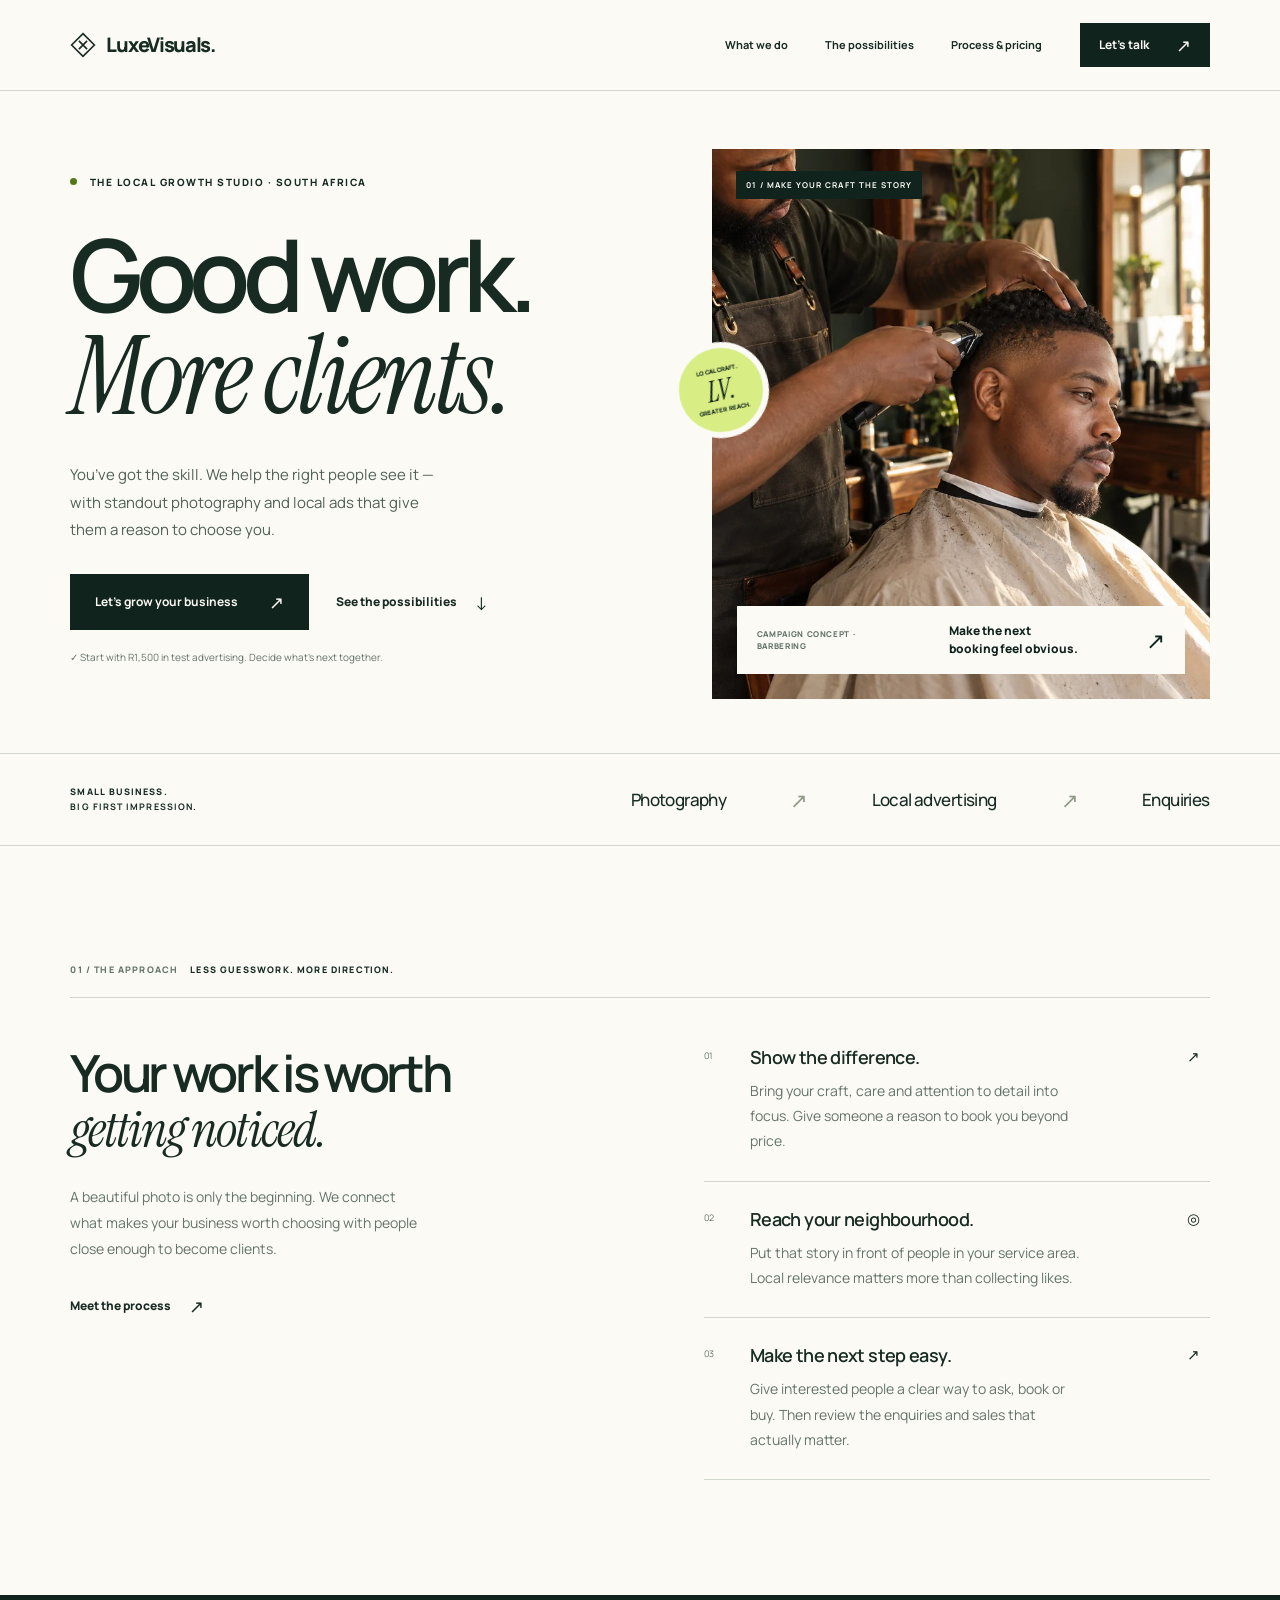
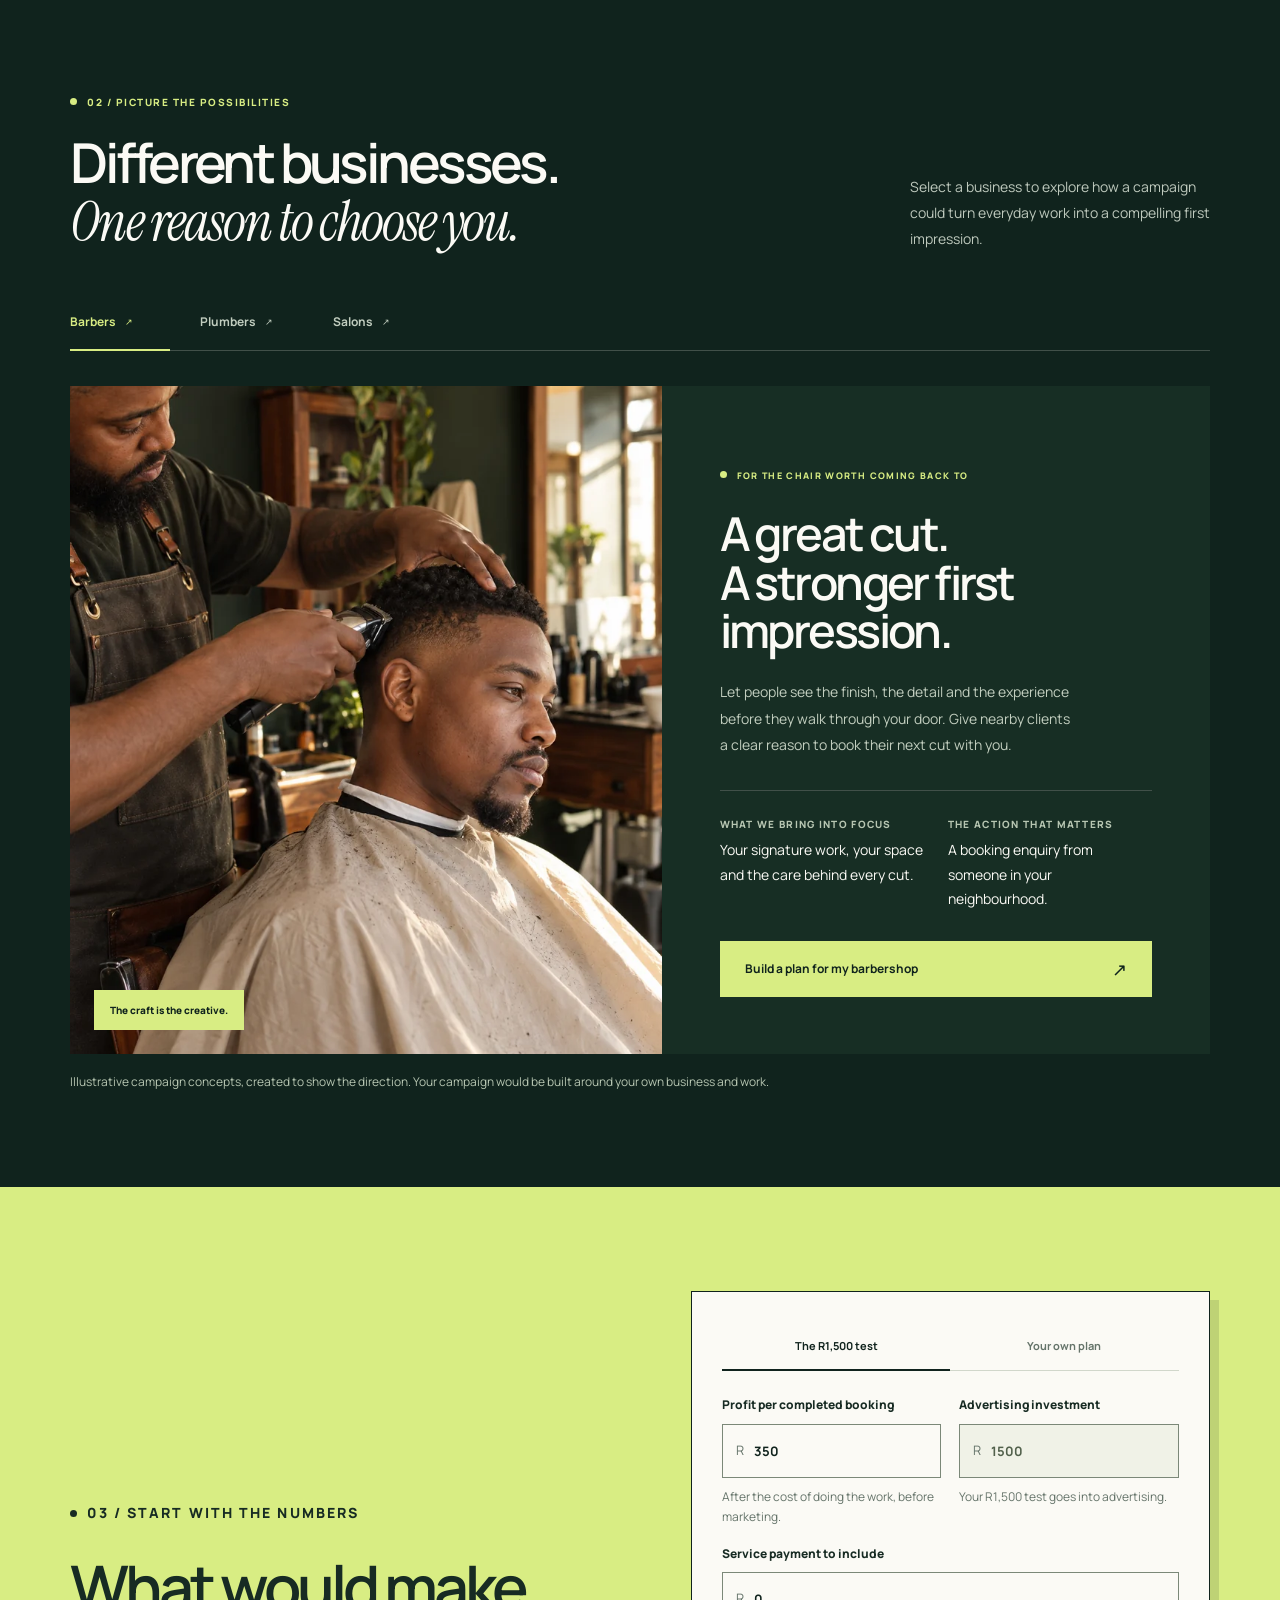
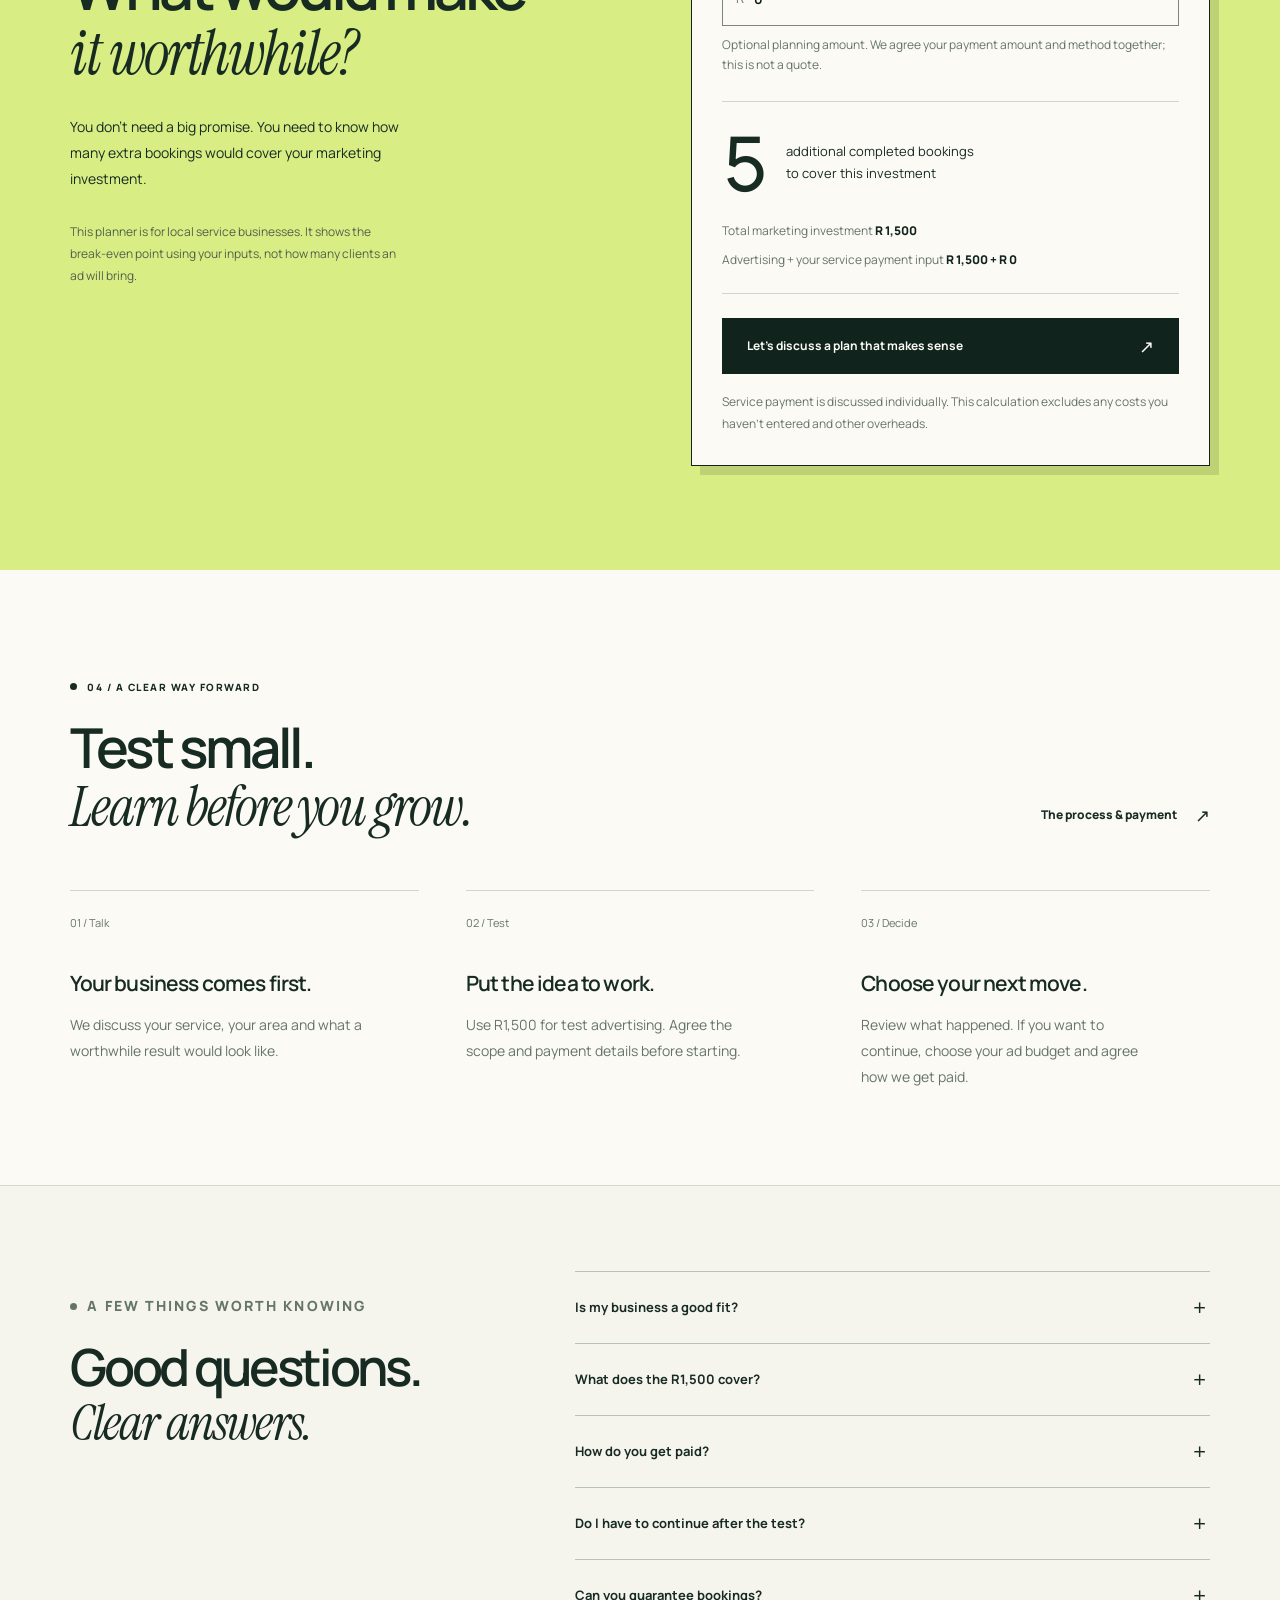
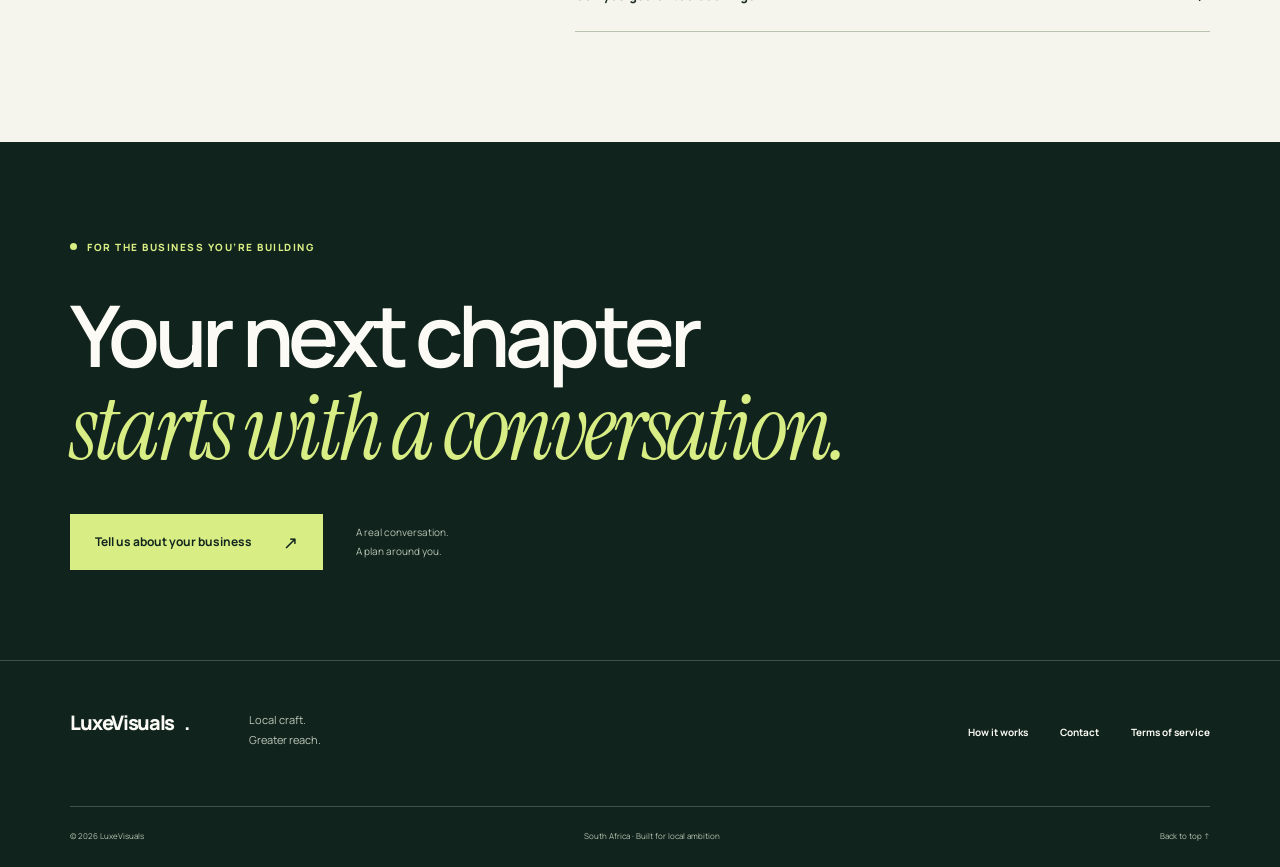
<file: index.html>
<!doctype html>
<html lang="en-ZA">
<head>
  <meta charset="utf-8"><meta name="viewport" content="width=device-width,initial-scale=1">
  <title>LuxeVisuals — Good work. More clients.</title>
  <meta name="description" content="Photography and local advertising for ambitious South African service businesses. Start with R1,500 in test advertising, then build a plan around your business.">
  <link rel="canonical" href="https://luxevisualsb.github.io/LuxeVisuals/">
  <meta name="theme-color" content="#10231d"><meta name="robots" content="index,follow">
  <meta property="og:title" content="LuxeVisuals — Good work. More clients."><meta property="og:description" content="Turn the work you’re proud of into a reason to choose you. Photography, local advertising and a practical first test.">
  <meta property="og:type" content="website"><meta property="og:url" content="https://luxevisualsb.github.io/LuxeVisuals/">
  <link rel="icon" href="assets/favicon.svg" type="image/svg+xml">
  <link rel="preconnect" href="https://fonts.googleapis.com"><link rel="preconnect" href="https://fonts.gstatic.com" crossorigin>
  <link href="https://fonts.googleapis.com/css2?family=Instrument+Serif:ital@1&family=Manrope:wght@400;500;600;700;800&display=swap" rel="stylesheet">
  <link rel="stylesheet" href="style.css"><script src="main.js" type="module"></script>
</head>
<body data-page="home">
  <a class="skip-link" href="#main">Skip to content</a>
  <header class="site-header"><div class="wrap header-inner">
    <a class="brand" href="index.html" aria-label="LuxeVisuals home"><svg viewBox="0 0 32 32" width="30" height="30" aria-hidden="true"><path d="M16 2 30 16 16 30 2 16Z" fill="none" stroke="currentColor" stroke-width="2"/><path d="m11 11 10 10M21 11 11 21" stroke="currentColor" stroke-width="2"/></svg><span>LuxeVisuals<span class="brand-dot">.</span></span></a>
    <button class="menu-toggle" type="button" aria-expanded="false" aria-controls="site-nav">Menu <span class="menu-icon" aria-hidden="true"></span></button>
    <nav class="site-nav" id="site-nav" aria-label="Main navigation"><a href="#approach">What we do</a><a href="#examples">The possibilities</a><a href="how-it-works.html">Process &amp; pricing</a><a class="button button-small" href="contact.html">Let’s talk <span aria-hidden="true">↗</span></a></nav>
  </div></header>
  <main id="main">
    <section class="hero" aria-labelledby="hero-title"><div class="wrap hero-layout">
      <div class="hero-copy"><p class="eyebrow"><span class="status-dot" aria-hidden="true"></span> The local growth studio · South Africa</p>
        <h1 id="hero-title">Good work.<br><em>More clients.</em></h1>
        <p class="hero-description">You’ve got the skill. We help the right people see it — with standout photography and local ads that give them a reason to choose you.</p>
        <div class="hero-actions"><a class="button" href="contact.html">Let’s grow your business <span aria-hidden="true">↗</span></a><a class="text-link" href="#examples">See the possibilities <span aria-hidden="true">↓</span></a></div>
        <p class="hero-note"><span aria-hidden="true">✓</span> Start with R1,500 in test advertising. Decide what’s next together.</p>
      </div>
      <div class="hero-visual"><img src="assets/barber.webp" srcset="assets/barber-480.webp 480w, assets/barber.webp 800w" sizes="(max-width: 760px) 90vw, 42vw" width="800" height="1200" alt="A barber’s careful work, captured in warm natural light — an illustrative campaign concept" fetchpriority="high">
        <span class="visual-corner">01 / Make your craft the story</span>
        <div class="hero-stamp" aria-hidden="true"><span>Local craft.</span><b>LV.</b><span>Greater reach.</span></div>
        <div class="visual-caption"><span class="eyebrow">Campaign concept · Barbering</span><strong>Make the next<br>booking feel obvious.</strong><span aria-hidden="true">↗</span></div>
      </div>
    </div></section>
    <div class="hero-bottom"><div class="wrap"><p class="hero-bottom-label">Small business.<br><strong>Big first impression.</strong></p><div class="service-strip"><span>Photography</span><span aria-hidden="true">↗</span><span>Local advertising</span><span aria-hidden="true">↗</span><span>Enquiries</span></div></div></div>

    <section class="approach-section" id="approach" aria-labelledby="approach-title"><div class="wrap">
      <p class="section-label"><span>01 / The approach</span><span>Less guesswork. More direction.</span></p>
      <div class="approach-layout"><div class="approach-intro reveal"><h2 id="approach-title">Your work is worth<br><em>getting noticed.</em></h2><p>A beautiful photo is only the beginning. We connect what makes your business worth choosing with people close enough to become clients.</p><a class="text-link" href="how-it-works.html">Meet the process <span aria-hidden="true">↗</span></a></div>
        <div class="benefit-list">
          <article class="benefit-row reveal"><span class="benefit-number">01</span><div><h3>Show the difference.</h3><p>Bring your craft, care and attention to detail into focus. Give someone a reason to book you beyond price.</p></div><span aria-hidden="true">↗</span></article>
          <article class="benefit-row reveal"><span class="benefit-number">02</span><div><h3>Reach your neighbourhood.</h3><p>Put that story in front of people in your service area. Local relevance matters more than collecting likes.</p></div><span aria-hidden="true">◎</span></article>
          <article class="benefit-row reveal"><span class="benefit-number">03</span><div><h3>Make the next step easy.</h3><p>Give interested people a clear way to ask, book or buy. Then review the enquiries and sales that actually matter.</p></div><span aria-hidden="true">↗</span></article>
        </div>
      </div>
    </div></section>

    <section class="examples-section" id="examples" aria-labelledby="examples-title"><div class="wrap">
      <div class="section-heading reveal"><div><p class="eyebrow">02 / Picture the possibilities</p><h2 id="examples-title">Different businesses.<br><em>One reason to choose you.</em></h2></div><p>Select a business to explore how a campaign could turn everyday work into a compelling first impression.</p></div>
      <div class="industry-tabs" role="tablist" aria-label="Campaign examples" hidden><button id="tab-barber" type="button" role="tab" aria-selected="true" aria-controls="campaign-panel" data-industry="barber">Barbers <span aria-hidden="true">↗</span></button><button id="tab-plumber" type="button" role="tab" aria-selected="false" aria-controls="campaign-panel" tabindex="-1" data-industry="plumber">Plumbers <span aria-hidden="true">↗</span></button><button id="tab-salon" type="button" role="tab" aria-selected="false" aria-controls="campaign-panel" tabindex="-1" data-industry="salon">Salons <span aria-hidden="true">↗</span></button></div>
      <div class="campaign-layout" id="campaign-panel" role="tabpanel" aria-labelledby="tab-barber" tabindex="0">
        <div class="campaign-image"><img id="campaign-image" src="assets/barber.webp" srcset="assets/barber-480.webp 480w, assets/barber.webp 800w" sizes="(max-width: 760px) 90vw, 48vw" width="800" height="1200" loading="lazy" decoding="async" alt="Illustrative barber campaign photograph"><span class="campaign-image-label">The craft is the creative.</span></div>
        <div class="campaign-copy"><p class="eyebrow" id="campaign-eyebrow">For the chair worth coming back to</p><h3 id="campaign-title">A great cut.<br>A stronger first impression.</h3><p id="campaign-description">Let people see the finish, the detail and the experience before they walk through your door. Give nearby clients a clear reason to book their next cut with you.</p>
          <dl class="campaign-details"><div><dt>What we bring into focus</dt><dd id="campaign-focus">Your signature work, your space and the care behind every cut.</dd></div><div><dt>The action that matters</dt><dd id="campaign-action">A booking enquiry from someone in your neighbourhood.</dd></div></dl>
          <a id="campaign-cta" class="button button-light" href="contact.html?industry=barber">Build a plan for my barbershop <span aria-hidden="true">↗</span></a>
        </div>
      </div>
      <p class="concept-note">Illustrative campaign concepts, created to show the direction. Your campaign would be built around your own business and work.</p>
    </div></section>

    <section class="planner-section" id="planner" aria-labelledby="planner-title"><div class="wrap planner-layout">
      <div class="planner-intro reveal"><p class="eyebrow">03 / Start with the numbers</p><h2 id="planner-title">What would make<br><em>it worthwhile?</em></h2><p>You don’t need a big promise. You need to know how many extra bookings would cover your marketing investment.</p><p class="planner-disclaimer">This planner is for local service businesses. It shows the break-even point using your inputs, not how many clients an ad will bring.</p></div>
      <div class="planner-card"><p id="planner-fallback" class="form-help">Divide your advertising and agreed service costs by your profit per completed booking to find your break-even point. <a href="contact.html">Discuss the numbers with us.</a> The interactive planner requires JavaScript.</p>
        <form id="planner-form" hidden><div class="planner-tabs" role="group" aria-label="Planning scenario"><button type="button" data-plan="test" aria-pressed="true">The R1,500 test</button><button type="button" data-plan="custom" aria-pressed="false">Your own plan</button></div>
          <div class="planner-fields"><div class="field"><label for="profit">Profit per completed booking</label><div class="money-field"><span aria-hidden="true">R</span><input id="profit" name="profit" type="number" min="1" max="1000000" step="1" value="350" inputmode="decimal" required aria-describedby="profit-hint"></div><small class="field-hint" id="profit-hint">After the cost of doing the work, before marketing.</small></div>
          <div class="field"><label for="budget">Advertising investment</label><div class="money-field"><span aria-hidden="true">R</span><input id="budget" name="budget" type="number" min="0" max="1000000" step="1" value="1500" inputmode="decimal" readonly required></div><small class="field-hint" id="budget-hint">Your R1,500 test goes into advertising.</small></div>
          <div class="field field-wide" id="fee-field"><label for="fee">Service payment to include</label><div class="money-field"><span aria-hidden="true">R</span><input id="fee" name="fee" type="number" min="0" max="1000000" step="1" value="0" inputmode="decimal" aria-describedby="fee-hint"></div><small class="field-hint" id="fee-hint">Optional planning amount. We agree your payment amount and method together; this is not a quote.</small></div></div>
          <div class="planner-summary" aria-live="polite" aria-atomic="true"><div class="break-even"><output id="break-even" for="profit budget fee">5</output><p>additional completed bookings<br>to cover this investment</p></div><div class="planner-costs"><span>Total marketing investment <strong id="marketing-total">R1,500</strong></span><span>Advertising + your service payment input <strong id="service-fee">R1,500 + R0</strong></span></div></div>
          <p id="planner-error" class="form-help" role="status"></p><a class="button" id="planner-contact" href="contact.html?source=planner">Let’s discuss a plan that makes sense <span aria-hidden="true">↗</span></a><p class="form-help">Service payment is discussed individually. This calculation excludes any costs you haven’t entered and other overheads.</p>
        </form>
      </div>
    </div></section>

    <section class="process-section" aria-labelledby="process-title"><div class="wrap"><div class="section-heading reveal"><div><p class="eyebrow">04 / A clear way forward</p><h2 id="process-title">Test small.<br><em>Learn before you grow.</em></h2></div><a class="text-link" href="how-it-works.html">The process &amp; payment <span aria-hidden="true">↗</span></a></div>
      <div class="process-grid"><article class="process-item reveal"><span class="process-number">01 / Talk</span><h3>Your business comes first.</h3><p>We discuss your service, your area and what a worthwhile result would look like.</p></article><article class="process-item reveal"><span class="process-number">02 / Test</span><h3>Put the idea to work.</h3><p>Use R1,500 for test advertising. Agree the scope and payment details before starting.</p></article><article class="process-item reveal"><span class="process-number">03 / Decide</span><h3>Choose your next move.</h3><p>Review what happened. If you want to continue, choose your ad budget and agree how we get paid.</p></article></div>
    </div></section>

    <section class="faq-section" aria-labelledby="faq-title"><div class="wrap faq-layout"><div class="reveal"><p class="eyebrow">A few things worth knowing</p><h2 id="faq-title">Good questions.<br><em>Clear answers.</em></h2></div><div class="faq-list">
      <details><summary>Is my business a good fit?<span aria-hidden="true">+</span></summary><p>We work with local service businesses such as barbers, plumbers and salons. If you have a service people can understand, a clear service area and capacity for more work, let’s talk about whether a test makes sense.</p></details>
      <details><summary>What does the R1,500 cover?<span aria-hidden="true">+</span></summary><p>The R1,500 goes into advertising for the initial test. We discuss the creative, campaign scope and any service payment with you before you start.</p></details>
      <details><summary>How do you get paid?<span aria-hidden="true">+</span></summary><p>We agree the amount and payment method directly with you. There is no fixed service price listed here. Your advertising budget and our service payment are discussed separately so you understand the full investment.</p></details>
      <details><summary>Do I have to continue after the test?<span aria-hidden="true">+</span></summary><p>No pressure to continue. We review the test together and you decide what comes next. If you continue, you choose your advertising investment and agree the service payment with us.</p></details>
      <details><summary>Can you guarantee bookings?<span aria-hidden="true">+</span></summary><p>No. Results depend on your market, offer, budget and how enquiries are handled. The test helps us learn what works for your business. Read the <a href="terms.html">terms of service</a> before starting.</p></details>
    </div></div></section>

    <section class="closing-section" aria-labelledby="closing-title"><div class="wrap"><p class="eyebrow">For the business you’re building</p><h2 id="closing-title">Your next chapter<br><em>starts with a conversation.</em></h2><div class="closing-actions"><a class="button button-light" href="contact.html">Tell us about your business <span aria-hidden="true">↗</span></a><p>A real conversation.<br>A plan around you.</p></div></div></section>
  </main>
  <footer class="site-footer"><div class="wrap"><div class="footer-top"><a class="brand" href="index.html">LuxeVisuals<span class="brand-dot">.</span></a><p class="footer-tagline">Local craft.<br>Greater reach.</p><nav class="footer-links" aria-label="Footer"><a href="how-it-works.html">How it works</a><a href="contact.html">Contact</a><a href="terms.html">Terms of service</a></nav></div><div class="footer-bottom"><span>© <span data-year>2026</span> LuxeVisuals</span><span>South Africa · Built for local ambition</span><a href="#main">Back to top ↑</a></div></div></footer>
</body>
</html>
</file>
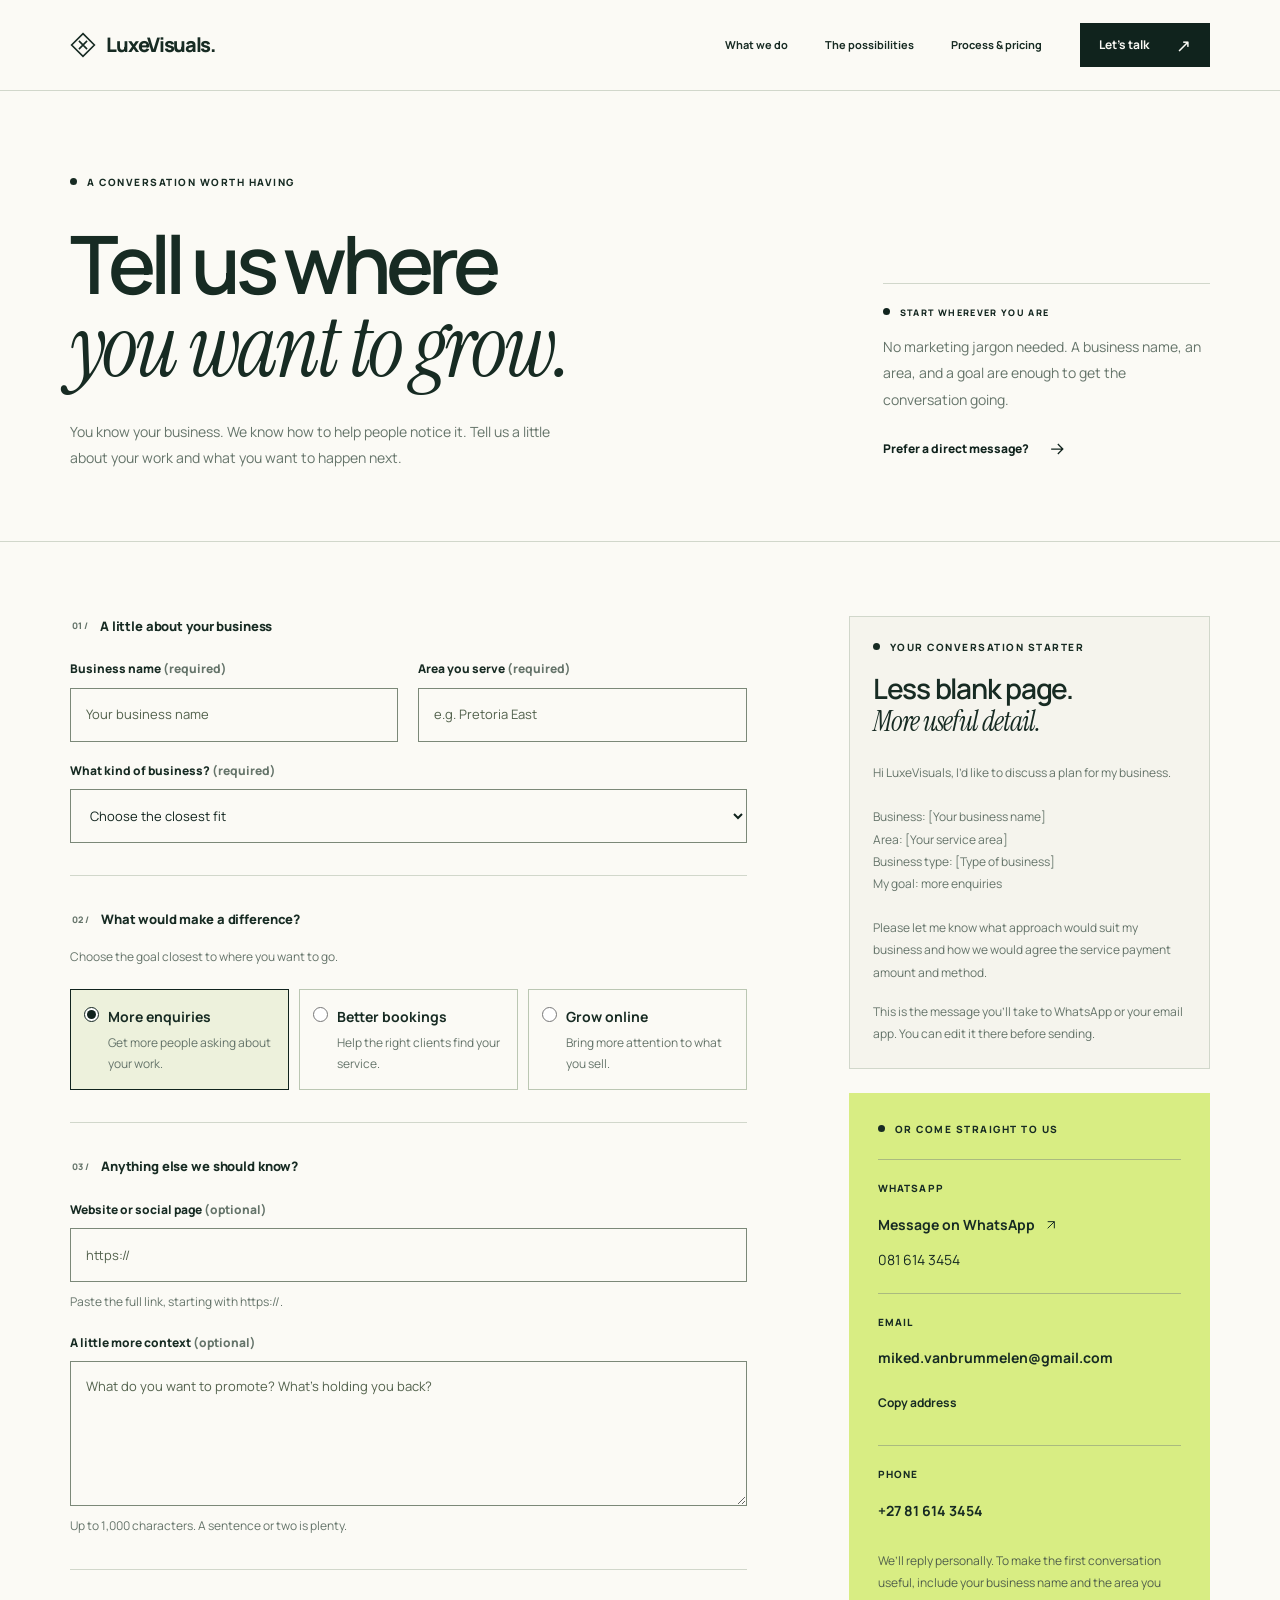
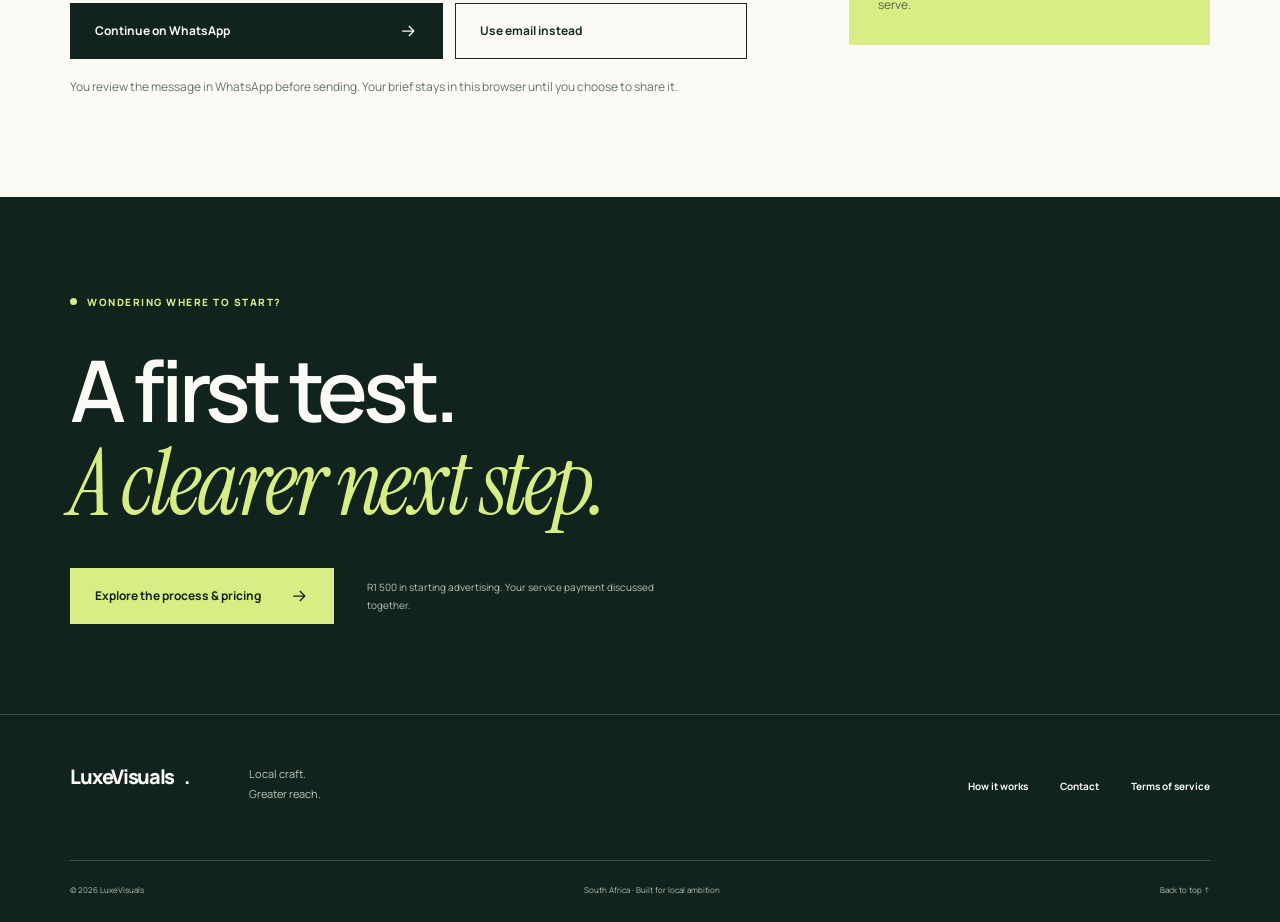
<file: contact.html>
<!DOCTYPE html>
<html lang="en-ZA">
<head>
  <meta charset="utf-8">
  <meta name="viewport" content="width=device-width, initial-scale=1">
  <meta name="theme-color" content="#10231d">
  <title>Let’s talk about your business | LuxeVisuals</title>
  <meta name="description" content="Tell LuxeVisuals about your business, the area you serve, and your next goal. Build a quick brief or reach us directly on WhatsApp, email, or phone.">
  <link rel="canonical" href="https://luxevisualsb.github.io/LuxeVisuals/contact.html">
  <meta name="robots" content="index,follow">
  <meta property="og:title" content="Tell us where you want to grow. | LuxeVisuals">
  <meta property="og:description" content="A few details about your business are all we need to start a useful conversation.">
  <meta property="og:type" content="website">
  <meta property="og:url" content="https://luxevisualsb.github.io/LuxeVisuals/contact.html">
  <meta property="og:locale" content="en_ZA">
  <link rel="icon" href="assets/favicon.svg" type="image/svg+xml">
  <link rel="preconnect" href="https://fonts.googleapis.com">
  <link rel="preconnect" href="https://fonts.gstatic.com" crossorigin>
  <link href="https://fonts.googleapis.com/css2?family=Instrument+Serif:ital@1&amp;family=Manrope:wght@400;500;600;700;800&amp;display=swap" rel="stylesheet">
  <link rel="stylesheet" href="style.css">
  <script type="module" src="main.js"></script>
  <noscript><style>.brief-form,.brief-preview{display:none}</style></noscript>
</head>
<body data-page="contact">
  <a class="skip-link" href="#main">Skip to content</a>
  <header class="site-header"><div class="wrap header-inner">
    <a class="brand" href="index.html" aria-label="LuxeVisuals home"><svg viewBox="0 0 32 32" width="30" height="30" aria-hidden="true"><path d="M16 2 30 16 16 30 2 16Z" fill="none" stroke="currentColor" stroke-width="2"/><path d="m11 11 10 10M21 11 11 21" stroke="currentColor" stroke-width="2"/></svg><span>LuxeVisuals<span class="brand-dot">.</span></span></a>
    <button class="menu-toggle" type="button" aria-expanded="false" aria-controls="site-nav">Menu <span class="menu-icon" aria-hidden="true"></span></button>
    <nav class="site-nav" id="site-nav" aria-label="Main navigation"><a href="index.html#approach">What we do</a><a href="index.html#examples">The possibilities</a><a href="how-it-works.html">Process &amp; pricing</a><a class="button button-small" href="contact.html" aria-current="page">Let’s talk <span aria-hidden="true">↗</span></a></nav>
  </div></header>
  <main id="main">
    <section class="page-hero">
      <div class="wrap page-hero-grid">
        <div>
          <p class="eyebrow">A conversation worth having</p>
          <h1 class="page-title">Tell us where<br><em>you want to grow.</em></h1>
          <p class="page-lede">You know your business. We know how to help people notice it. Tell us a little about your work and what you want to happen next.</p>
        </div>
        <aside class="side-note">
          <p class="eyebrow">Start wherever you are</p>
          <p>No marketing jargon needed. A business name, an area, and a goal are enough to get the conversation going.</p>
          <a class="text-link" href="#direct-contact">Prefer a direct message?<svg class="arrow" viewBox="0 0 24 24" fill="none" aria-hidden="true"><path d="M5 12h14m-6-6 6 6-6 6" stroke="currentColor" stroke-width="1.5"/></svg></a>
        </aside>
      </div>
    </section>

    <section class="contact-section">
      <div class="wrap contact-layout">
        <div>
          <noscript><p class="form-help">The guided brief needs JavaScript. You can still contact us using any of the direct links below. Tell us your business name, area, and what you’d like to achieve.</p></noscript>
          <p id="brief-fallback" class="form-help">Tell us your business name, the area you serve and what you’d like to achieve. <a href="#direct-contact">Use the direct contact links.</a></p>
          <form class="brief-form" id="brief-form" hidden aria-describedby="brief-privacy">
            <fieldset class="form-section">
              <legend class="form-step-label"><span>01 /</span> A little about your business</legend>
              <div class="field-grid">
                <div class="field"><label for="business">Business name <span class="muted">(required)</span></label><input id="business" name="business" type="text" autocomplete="organization" maxlength="80" required placeholder="Your business name"></div>
                <div class="field"><label for="area">Area you serve <span class="muted">(required)</span></label><input id="area" name="area" type="text" autocomplete="address-level2" maxlength="80" required placeholder="e.g. Pretoria East"></div>
              </div>
              <div class="field"><label for="industry">What kind of business? <span class="muted">(required)</span></label><select id="industry" name="industry" required><option value="" disabled selected>Choose the closest fit</option><option value="barber">Barbering</option><option value="plumber">Plumbing &amp; trades</option><option value="salon">Hair &amp; beauty</option><option value="other">Another local business</option><option value="online">Online business</option></select></div>
            </fieldset>

            <fieldset class="form-section">
              <legend class="form-step-label"><span>02 /</span> What would make a difference?</legend>
              <p class="form-help" id="goal-help">Choose the goal closest to where you want to go.</p>
              <div class="choice-grid" aria-describedby="goal-help">
                <label class="choice"><input type="radio" name="goal" value="more enquiries" checked><span><strong>More enquiries</strong><small>Get more people asking about your work.</small></span></label>
                <label class="choice"><input type="radio" name="goal" value="better bookings"><span><strong>Better bookings</strong><small>Help the right clients find your service.</small></span></label>
                <label class="choice"><input type="radio" name="goal" value="grow online"><span><strong>Grow online</strong><small>Bring more attention to what you sell.</small></span></label>
              </div>
            </fieldset>

            <fieldset class="form-section">
              <legend class="form-step-label"><span>03 /</span> Anything else we should know?</legend>
              <div class="field"><label for="website">Website or social page <span class="muted">(optional)</span></label><input id="website" name="website" type="url" autocomplete="url" maxlength="200" placeholder="https://" aria-describedby="website-help"><small class="form-help" id="website-help">Paste the full link, starting with https://.</small></div>
              <div class="field"><label for="details">A little more context <span class="muted">(optional)</span></label><textarea id="details" name="details" rows="5" maxlength="1000" placeholder="What do you want to promote? What’s holding you back?" aria-describedby="details-help"></textarea><small class="form-help" id="details-help">Up to 1,000 characters. A sentence or two is plenty.</small></div>
            </fieldset>

            <div class="form-actions">
              <button class="button" type="submit">Continue on WhatsApp<svg class="arrow" viewBox="0 0 24 24" fill="none" aria-hidden="true"><path d="M5 12h14m-6-6 6 6-6 6" stroke="currentColor" stroke-width="1.5"/></svg></button>
              <button class="button button-outline" id="email-brief" type="button">Use email instead</button>
            </div>
            <p class="form-help" id="brief-privacy">You review the message in WhatsApp before sending. Your brief stays in this browser until you choose to share it.</p>
            <p id="form-status" role="status" aria-live="polite"></p>
          </form>
        </div>

        <aside class="contact-sidebar">
          <div class="brief-preview">
            <p class="eyebrow">Your conversation starter</p>
            <h2>Less blank page.<br><em>More useful detail.</em></h2>
            <pre id="brief-preview" aria-label="Preview of your business brief">Hi LuxeVisuals, I’d like to talk about my business.

Add your details to build your brief here.</pre>
            <p class="form-help">This is the message you’ll take to WhatsApp or your email app. You can edit it there before sending.</p>
          </div>
          <div class="contact-direct" id="direct-contact">
            <p class="eyebrow">Or come straight to us</p>
            <div class="contact-item"><h3>WhatsApp</h3><a class="text-link" href="https://wa.me/27816143454" target="_blank" rel="noopener noreferrer">Message on WhatsApp<svg class="arrow" viewBox="0 0 24 24" fill="none" aria-hidden="true"><path d="M7 17 17 7M7 7h10v10" stroke="currentColor" stroke-width="1.5"/></svg><span class="sr-only"> (opens in a new tab)</span></a><p>081 614 3454</p></div>
            <div class="contact-item"><h3>Email</h3><a href="mailto:miked.vanbrummelen@gmail.com?subject=Let%E2%80%99s%20talk%20about%20my%20business">miked.vanbrummelen@gmail.com</a><button class="copy-button" type="button" data-copy-email="miked.vanbrummelen@gmail.com" aria-label="Copy email address">Copy address</button></div>
            <div class="contact-item"><h3>Phone</h3><a href="tel:+27816143454">+27 81 614 3454</a></div>
            <p class="form-help">We’ll reply personally. To make the first conversation useful, include your business name and the area you serve.</p>
          </div>
        </aside>
      </div>
    </section>

    <section class="closing-section">
      <div class="wrap">
        <p class="eyebrow">Wondering where to start?</p>
        <h2>A first test.<br><em>A clearer next step.</em></h2>
        <div class="closing-actions"><a class="button button-light" href="how-it-works.html">Explore the process &amp; pricing<svg class="arrow" viewBox="0 0 24 24" fill="none" aria-hidden="true"><path d="M5 12h14m-6-6 6 6-6 6" stroke="currentColor" stroke-width="1.5"/></svg></a><p>R1 500 in starting advertising. Your service payment discussed together.</p></div>
      </div>
    </section>
  </main>
  <footer class="site-footer"><div class="wrap"><div class="footer-top"><a class="brand" href="index.html">LuxeVisuals<span class="brand-dot">.</span></a><p class="footer-tagline">Local craft.<br>Greater reach.</p><nav class="footer-links" aria-label="Footer"><a href="how-it-works.html">How it works</a><a href="contact.html">Contact</a><a href="terms.html">Terms of service</a></nav></div><div class="footer-bottom"><span>© <span data-year>2026</span> LuxeVisuals</span><span>South Africa · Built for local ambition</span><a href="#main">Back to top ↑</a></div></div></footer>
</body>
</html>
</file>
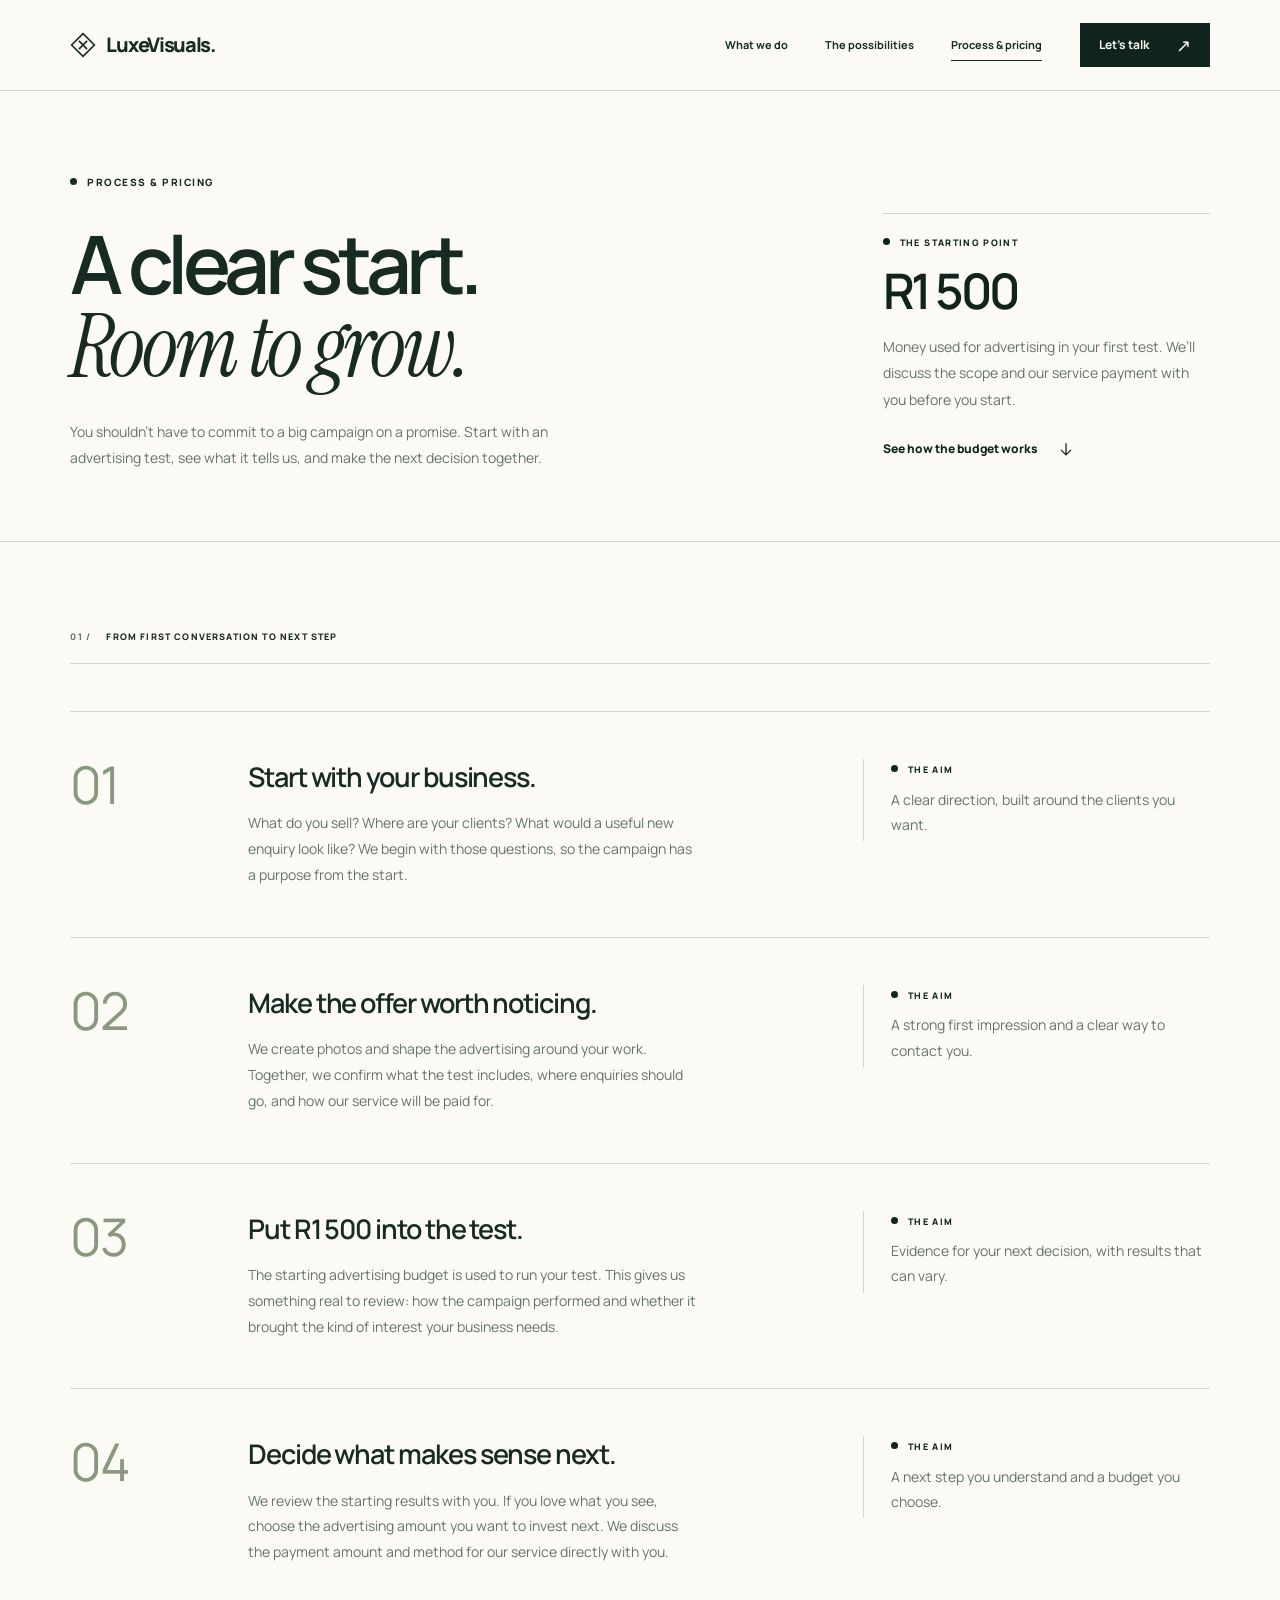
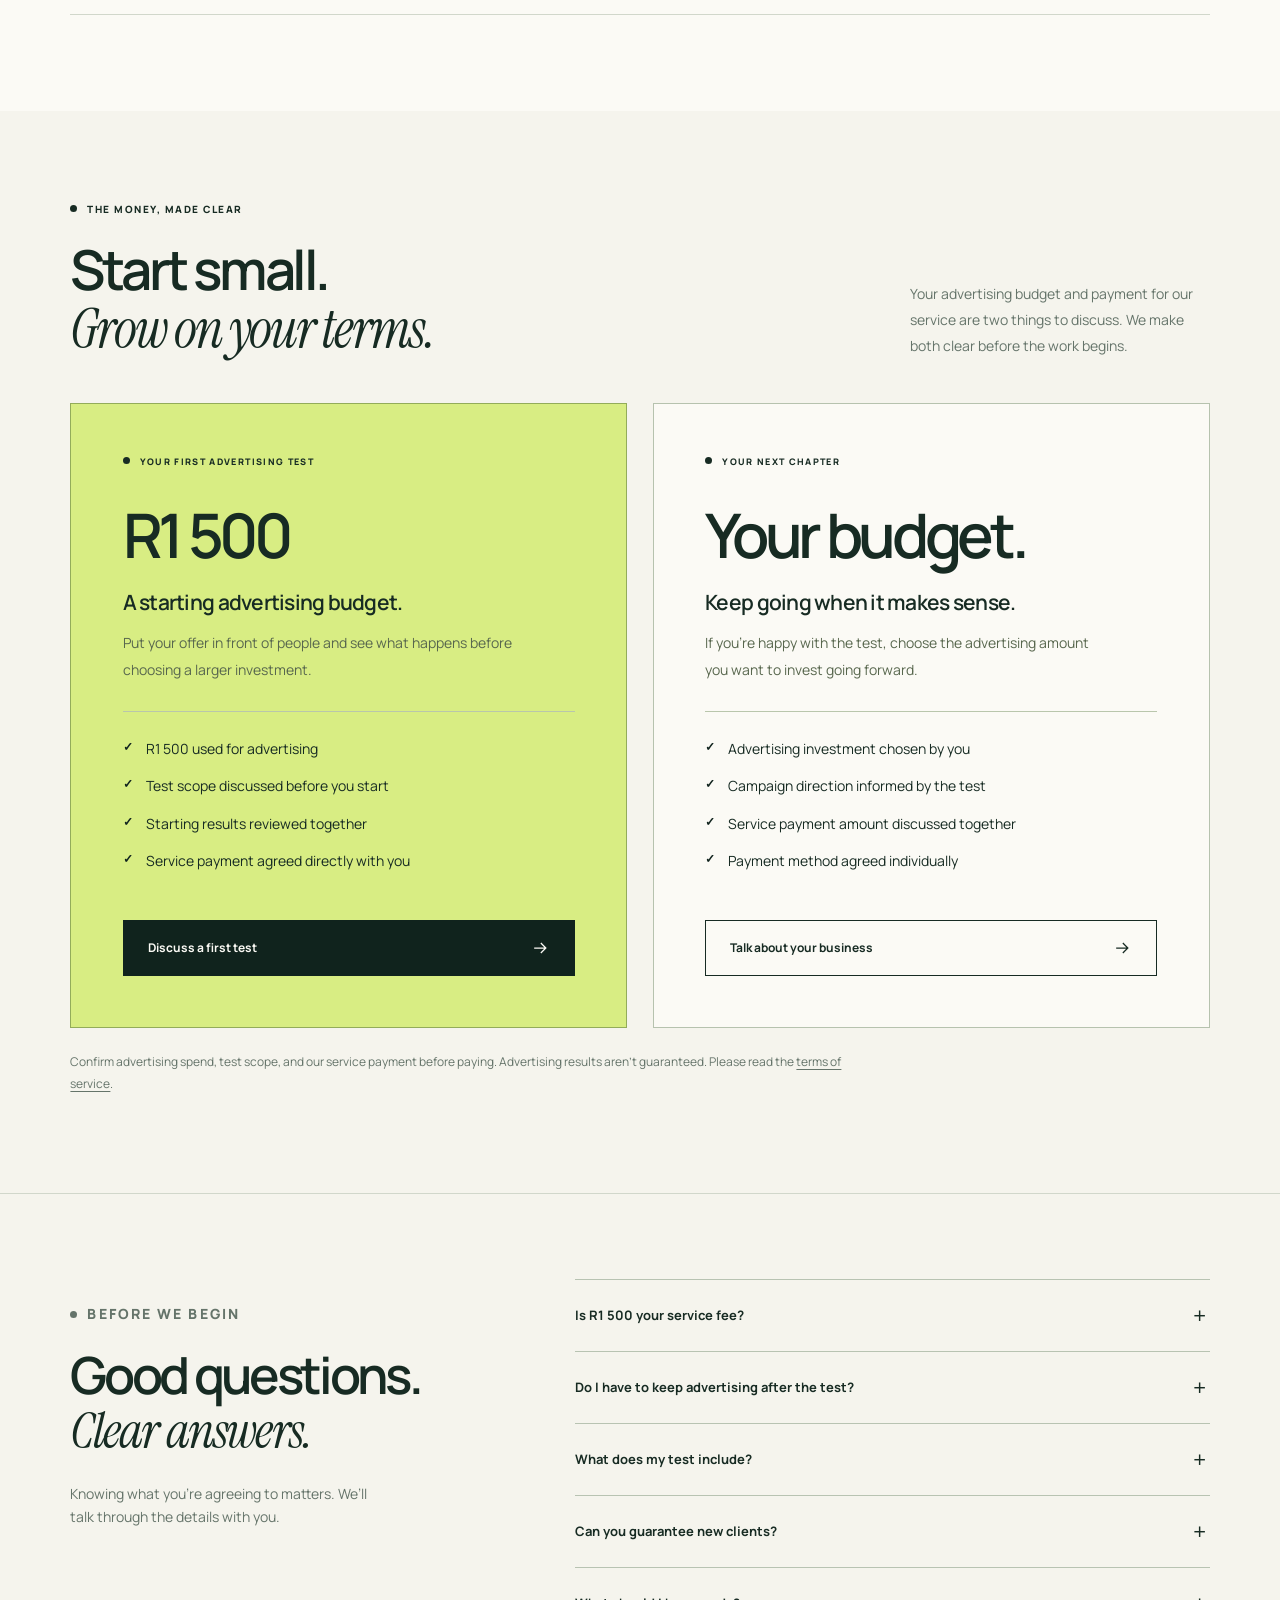
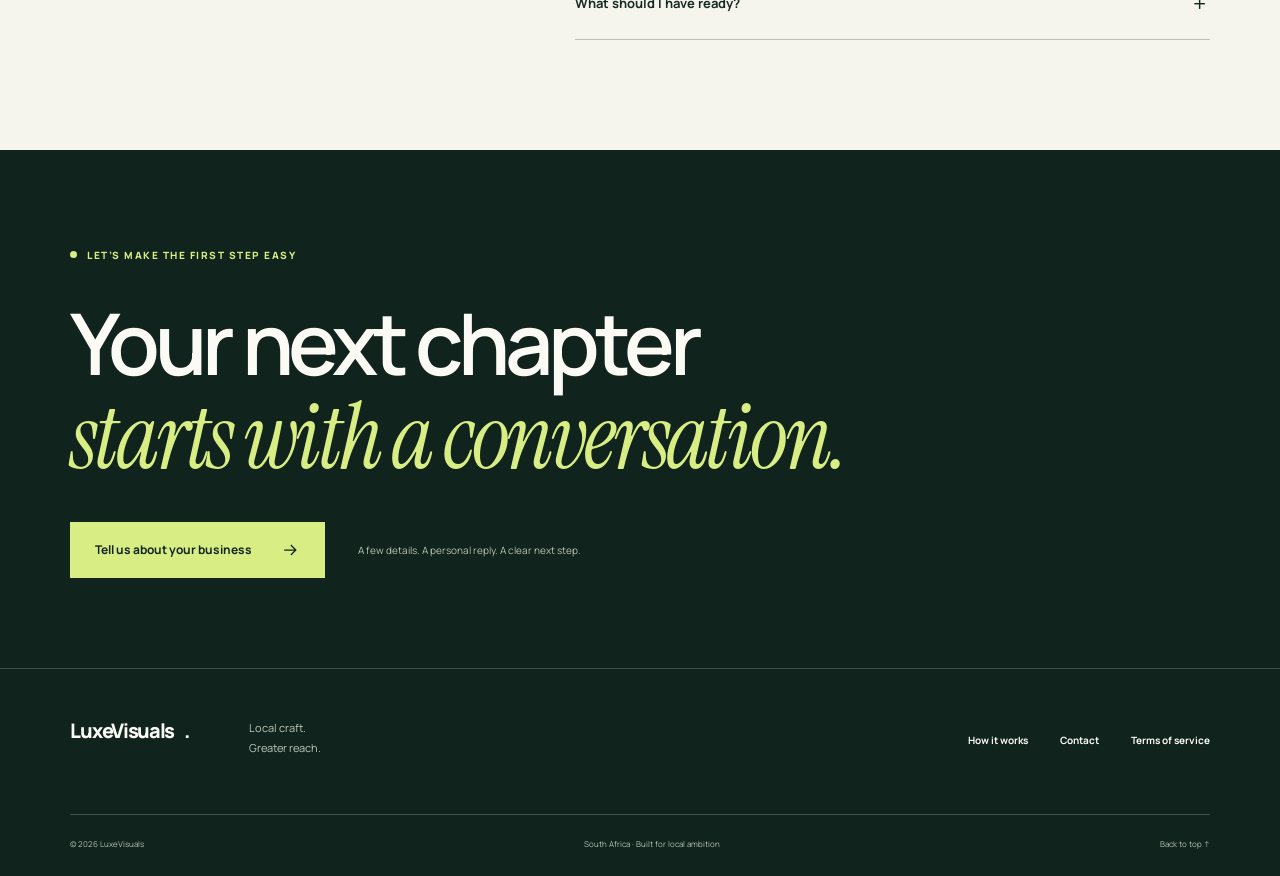
<file: how-it-works.html>
<!DOCTYPE html>
<html lang="en-ZA">
<head>
  <meta charset="utf-8">
  <meta name="viewport" content="width=device-width, initial-scale=1">
  <meta name="theme-color" content="#10231d">
  <title>Process &amp; pricing | LuxeVisuals</title>
  <meta name="description" content="Start with R1 500 in advertising. Review what happens, then choose your next budget. A clear guide to working with LuxeVisuals.">
  <link rel="canonical" href="https://luxevisualsb.github.io/LuxeVisuals/how-it-works.html">
  <meta name="robots" content="index,follow">
  <meta property="og:title" content="A clear start. Room to grow. | LuxeVisuals">
  <meta property="og:description" content="A first advertising test, an honest review, and a next step that fits your business.">
  <meta property="og:type" content="website">
  <meta property="og:url" content="https://luxevisualsb.github.io/LuxeVisuals/how-it-works.html">
  <meta property="og:locale" content="en_ZA">
  <link rel="icon" href="assets/favicon.svg" type="image/svg+xml">
  <link rel="preconnect" href="https://fonts.googleapis.com">
  <link rel="preconnect" href="https://fonts.gstatic.com" crossorigin>
  <link href="https://fonts.googleapis.com/css2?family=Instrument+Serif:ital@1&amp;family=Manrope:wght@400;500;600;700;800&amp;display=swap" rel="stylesheet">
  <link rel="stylesheet" href="style.css">
  <script type="module" src="main.js"></script>
</head>
<body data-page="process">
  <a class="skip-link" href="#main">Skip to content</a>
  <header class="site-header"><div class="wrap header-inner">
    <a class="brand" href="index.html" aria-label="LuxeVisuals home"><svg viewBox="0 0 32 32" width="30" height="30" aria-hidden="true"><path d="M16 2 30 16 16 30 2 16Z" fill="none" stroke="currentColor" stroke-width="2"/><path d="m11 11 10 10M21 11 11 21" stroke="currentColor" stroke-width="2"/></svg><span>LuxeVisuals<span class="brand-dot">.</span></span></a>
    <button class="menu-toggle" type="button" aria-expanded="false" aria-controls="site-nav">Menu <span class="menu-icon" aria-hidden="true"></span></button>
    <nav class="site-nav" id="site-nav" aria-label="Main navigation"><a href="index.html#approach">What we do</a><a href="index.html#examples">The possibilities</a><a href="how-it-works.html" aria-current="page">Process &amp; pricing</a><a class="button button-small" href="contact.html">Let’s talk <span aria-hidden="true">↗</span></a></nav>
  </div></header>
  <main id="main">
    <section class="page-hero">
      <div class="wrap page-hero-grid">
        <div>
          <p class="eyebrow">Process &amp; pricing</p>
          <h1 class="page-title">A clear start.<br><em>Room to grow.</em></h1>
          <p class="page-lede">You shouldn’t have to commit to a big campaign on a promise. Start with an advertising test, see what it tells us, and make the next decision together.</p>
        </div>
        <aside class="side-note">
          <p class="eyebrow">The starting point</p>
          <p class="side-note-value">R1 500</p>
          <p>Money used for advertising in your first test. We’ll discuss the scope and our service payment with you before you start.</p>
          <a class="text-link" href="#pricing">See how the budget works<svg class="arrow" viewBox="0 0 24 24" fill="none" aria-hidden="true"><path d="M12 5v14m-6-6 6 6 6-6" stroke="currentColor" stroke-width="1.5"/></svg></a>
        </aside>
      </div>
    </section>

    <section class="process-detail-section">
      <div class="wrap">
        <div class="section-label"><span>01 /</span><span>From first conversation to next step</span></div>
        <div class="process-timeline">
          <article class="timeline-item reveal">
            <span class="timeline-number" aria-hidden="true">01</span>
            <div class="timeline-copy">
              <h2>Start with your business.</h2>
              <p>What do you sell? Where are your clients? What would a useful new enquiry look like? We begin with those questions, so the campaign has a purpose from the start.</p>
            </div>
            <p class="timeline-output"><span class="eyebrow">The aim</span>A clear direction, built around the clients you want.</p>
          </article>
          <article class="timeline-item reveal">
            <span class="timeline-number" aria-hidden="true">02</span>
            <div class="timeline-copy">
              <h2>Make the offer worth noticing.</h2>
              <p>We create photos and shape the advertising around your work. Together, we confirm what the test includes, where enquiries should go, and how our service will be paid for.</p>
            </div>
            <p class="timeline-output"><span class="eyebrow">The aim</span>A strong first impression and a clear way to contact you.</p>
          </article>
          <article class="timeline-item reveal">
            <span class="timeline-number" aria-hidden="true">03</span>
            <div class="timeline-copy">
              <h2>Put R1 500 into the test.</h2>
              <p>The starting advertising budget is used to run your test. This gives us something real to review: how the campaign performed and whether it brought the kind of interest your business needs.</p>
            </div>
            <p class="timeline-output"><span class="eyebrow">The aim</span>Evidence for your next decision, with results that can vary.</p>
          </article>
          <article class="timeline-item reveal">
            <span class="timeline-number" aria-hidden="true">04</span>
            <div class="timeline-copy">
              <h2>Decide what makes sense next.</h2>
              <p>We review the starting results with you. If you love what you see, choose the advertising amount you want to invest next. We discuss the payment amount and method for our service directly with you.</p>
            </div>
            <p class="timeline-output"><span class="eyebrow">The aim</span>A next step you understand and a budget you choose.</p>
          </article>
        </div>
      </div>
    </section>

    <section class="pricing-section" id="pricing">
      <div class="wrap">
        <div class="section-heading">
          <div><p class="eyebrow">The money, made clear</p><h2>Start small.<br><em>Grow on your terms.</em></h2></div>
          <p>Your advertising budget and payment for our service are two things to discuss. We make both clear before the work begins.</p>
        </div>
        <div class="pricing-grid">
          <article class="pricing-card featured reveal">
            <p class="eyebrow">Your first advertising test</p>
            <p class="price-amount">R1 500</p>
            <h3>A starting advertising budget.</h3>
            <p>Put your offer in front of people and see what happens before choosing a larger investment.</p>
            <ul class="check-list">
              <li>R1 500 used for advertising</li>
              <li>Test scope discussed before you start</li>
              <li>Starting results reviewed together</li>
              <li>Service payment agreed directly with you</li>
            </ul>
            <a class="button" href="contact.html">Discuss a first test<svg class="arrow" viewBox="0 0 24 24" fill="none" aria-hidden="true"><path d="M5 12h14m-6-6 6 6-6 6" stroke="currentColor" stroke-width="1.5"/></svg></a>
          </article>
          <article class="pricing-card reveal">
            <p class="eyebrow">Your next chapter</p>
            <p class="price-amount">Your budget.</p>
            <h3>Keep going when it makes sense.</h3>
            <p>If you’re happy with the test, choose the advertising amount you want to invest going forward.</p>
            <ul class="check-list">
              <li>Advertising investment chosen by you</li>
              <li>Campaign direction informed by the test</li>
              <li>Service payment amount discussed together</li>
              <li>Payment method agreed individually</li>
            </ul>
            <a class="button button-outline" href="contact.html">Talk about your business<svg class="arrow" viewBox="0 0 24 24" fill="none" aria-hidden="true"><path d="M5 12h14m-6-6 6 6-6 6" stroke="currentColor" stroke-width="1.5"/></svg></a>
          </article>
        </div>
        <p class="pricing-note">Confirm advertising spend, test scope, and our service payment before paying. Advertising results aren’t guaranteed. Please read the <a href="terms.html">terms of service</a>.</p>
      </div>
    </section>

    <section class="faq-section">
      <div class="wrap faq-layout">
        <div><p class="eyebrow">Before we begin</p><h2>Good questions.<br><em>Clear answers.</em></h2><p>Knowing what you’re agreeing to matters. We’ll talk through the details with you.</p></div>
        <div class="faq-list">
          <details><summary>Is R1 500 your service fee?</summary><p>No. R1 500 is the starting money used for advertising. The payment amount and method for our service are discussed directly with you. Confirm both before you pay.</p></details>
          <details><summary>Do I have to keep advertising after the test?</summary><p>The test is a starting point. We review the results together, and you decide whether to continue and how much to invest in advertising next.</p></details>
          <details><summary>What does my test include?</summary><p>We discuss the photography, advertising, and test scope with you before starting. The first conversation is where we establish what your business needs and what work is included.</p></details>
          <details><summary>Can you guarantee new clients?</summary><p>No. We do not guarantee any specific results, sales, or number of clients. The test helps you make an informed decision, but advertising outcomes can vary.</p></details>
          <details><summary>What should I have ready?</summary><p>Your business name, the area you serve, and what you want more of: enquiries, bookings, or online sales. If you have a website or social page, send that too. You don’t need a finished marketing brief.</p></details>
        </div>
      </div>
    </section>

    <section class="closing-section">
      <div class="wrap">
        <p class="eyebrow">Let’s make the first step easy</p>
        <h2>Your next chapter<br><em>starts with a conversation.</em></h2>
        <div class="closing-actions"><a class="button button-light" href="contact.html">Tell us about your business<svg class="arrow" viewBox="0 0 24 24" fill="none" aria-hidden="true"><path d="M5 12h14m-6-6 6 6-6 6" stroke="currentColor" stroke-width="1.5"/></svg></a><p>A few details. A personal reply. A clear next step.</p></div>
      </div>
    </section>
  </main>
  <footer class="site-footer"><div class="wrap"><div class="footer-top"><a class="brand" href="index.html">LuxeVisuals<span class="brand-dot">.</span></a><p class="footer-tagline">Local craft.<br>Greater reach.</p><nav class="footer-links" aria-label="Footer"><a href="how-it-works.html">How it works</a><a href="contact.html">Contact</a><a href="terms.html">Terms of service</a></nav></div><div class="footer-bottom"><span>© <span data-year>2026</span> LuxeVisuals</span><span>South Africa · Built for local ambition</span><a href="#main">Back to top ↑</a></div></div></footer>
</body>
</html>
</file>
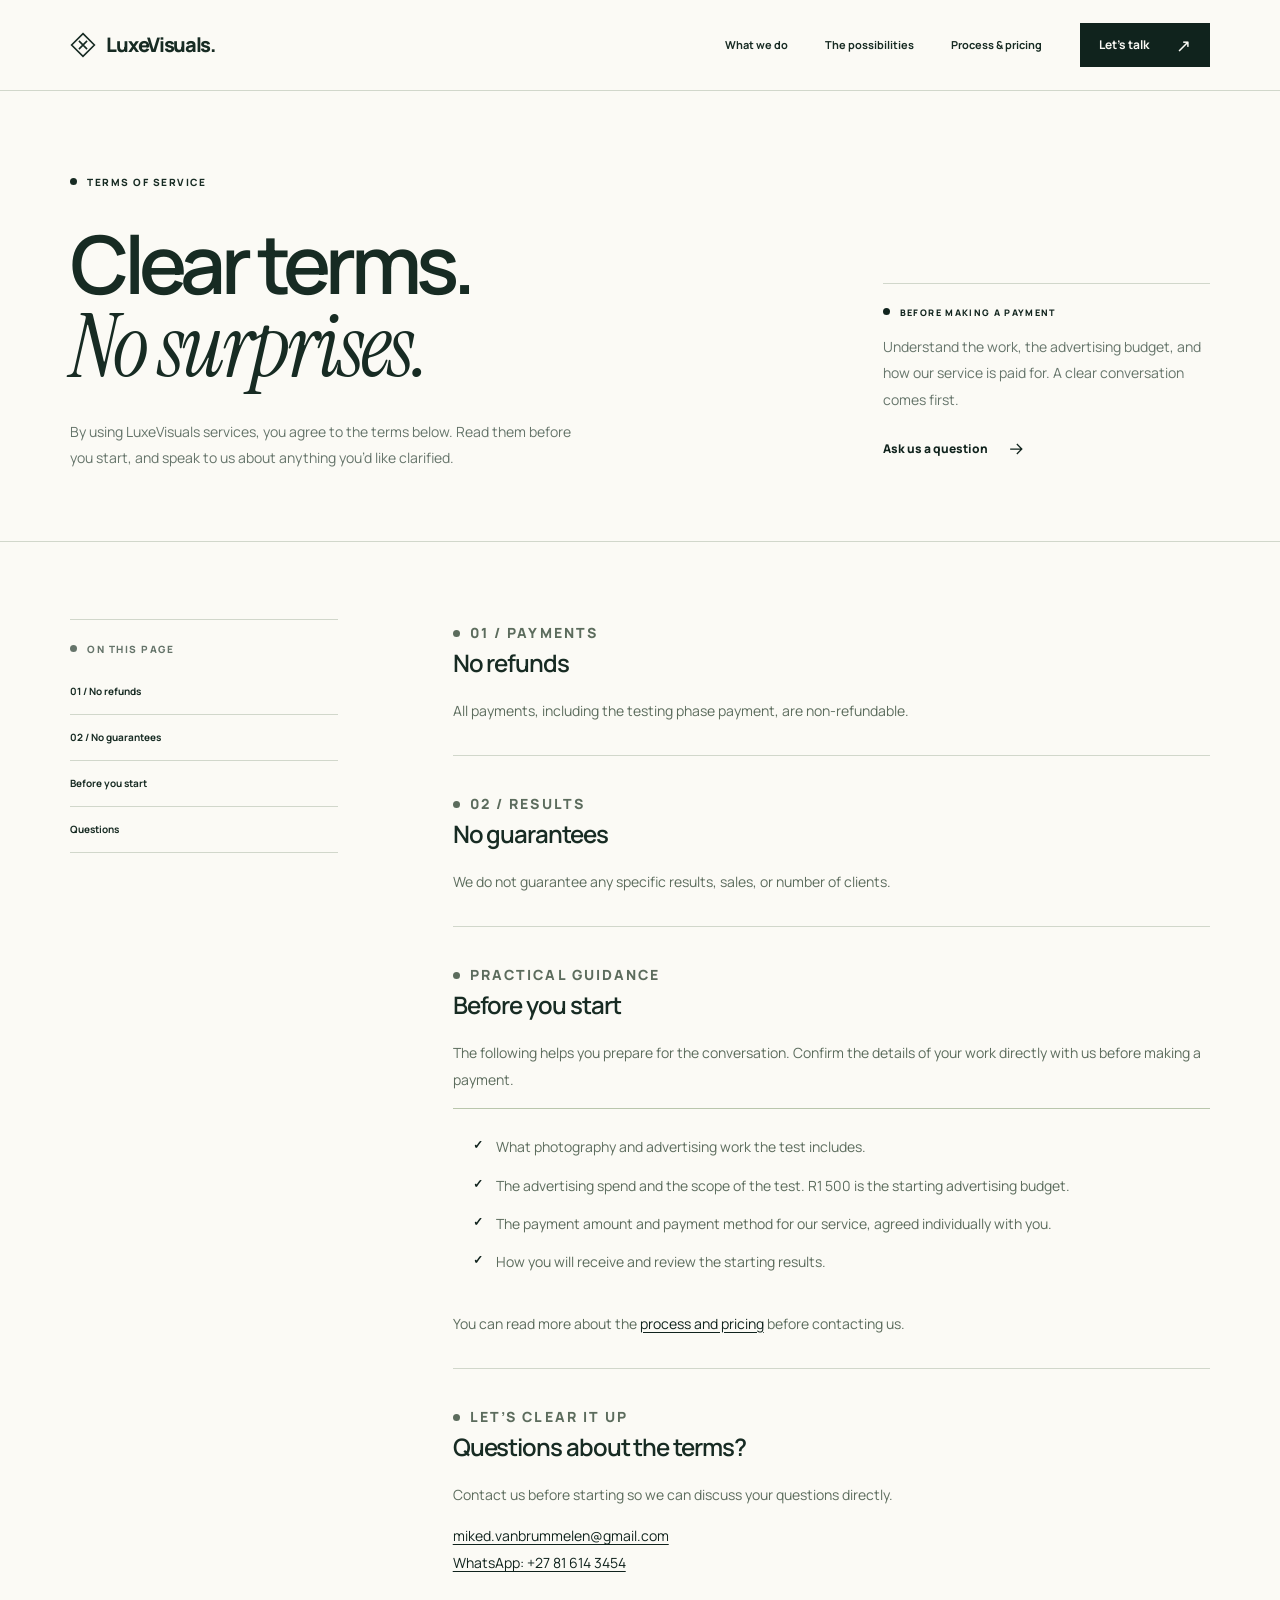
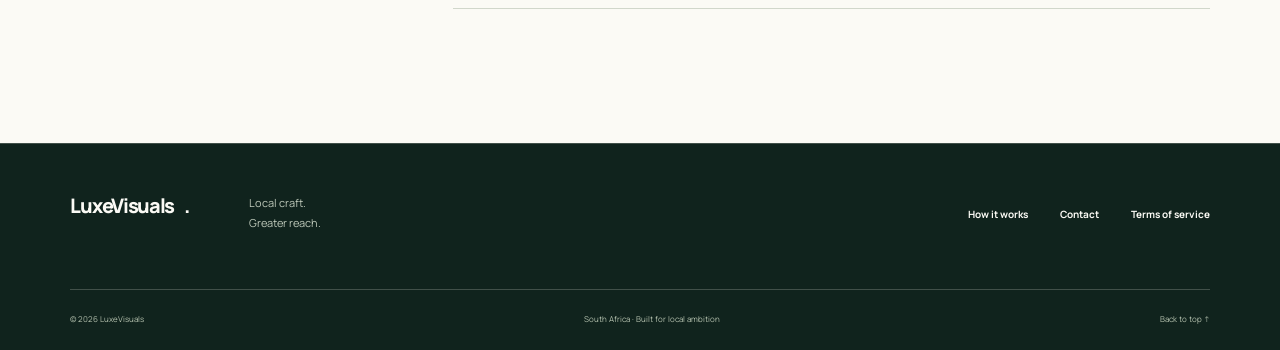
<file: terms.html>
<!DOCTYPE html>
<html lang="en-ZA">
<head>
  <meta charset="utf-8">
  <meta name="viewport" content="width=device-width, initial-scale=1">
  <meta name="theme-color" content="#10231d">
  <title>Terms of service | LuxeVisuals</title>
  <meta name="description" content="Read the LuxeVisuals terms of service, including non-refundable payments and no guaranteed advertising results. Clarify scope and payment before starting.">
  <link rel="canonical" href="https://luxevisualsb.github.io/LuxeVisuals/terms.html">
  <meta name="robots" content="index,follow">
  <meta property="og:title" content="Terms of service | LuxeVisuals">
  <meta property="og:description" content="Understand the terms and discuss the details before your campaign starts.">
  <meta property="og:type" content="website">
  <meta property="og:url" content="https://luxevisualsb.github.io/LuxeVisuals/terms.html">
  <meta property="og:locale" content="en_ZA">
  <link rel="icon" href="assets/favicon.svg" type="image/svg+xml">
  <link rel="preconnect" href="https://fonts.googleapis.com">
  <link rel="preconnect" href="https://fonts.gstatic.com" crossorigin>
  <link href="https://fonts.googleapis.com/css2?family=Instrument+Serif:ital@1&amp;family=Manrope:wght@400;500;600;700;800&amp;display=swap" rel="stylesheet">
  <link rel="stylesheet" href="style.css">
  <script type="module" src="main.js"></script>
</head>
<body data-page="terms">
  <a class="skip-link" href="#main">Skip to content</a>
  <header class="site-header"><div class="wrap header-inner">
    <a class="brand" href="index.html" aria-label="LuxeVisuals home"><svg viewBox="0 0 32 32" width="30" height="30" aria-hidden="true"><path d="M16 2 30 16 16 30 2 16Z" fill="none" stroke="currentColor" stroke-width="2"/><path d="m11 11 10 10M21 11 11 21" stroke="currentColor" stroke-width="2"/></svg><span>LuxeVisuals<span class="brand-dot">.</span></span></a>
    <button class="menu-toggle" type="button" aria-expanded="false" aria-controls="site-nav">Menu <span class="menu-icon" aria-hidden="true"></span></button>
    <nav class="site-nav" id="site-nav" aria-label="Main navigation"><a href="index.html#approach">What we do</a><a href="index.html#examples">The possibilities</a><a href="how-it-works.html">Process &amp; pricing</a><a class="button button-small" href="contact.html">Let’s talk <span aria-hidden="true">↗</span></a></nav>
  </div></header>
  <main id="main">
    <section class="page-hero">
      <div class="wrap page-hero-grid">
        <div>
          <p class="eyebrow">Terms of service</p>
          <h1 class="page-title">Clear terms.<br><em>No surprises.</em></h1>
          <p class="page-lede">By using LuxeVisuals services, you agree to the terms below. Read them before you start, and speak to us about anything you’d like clarified.</p>
        </div>
        <aside class="side-note"><p class="eyebrow">Before making a payment</p><p>Understand the work, the advertising budget, and how our service is paid for. A clear conversation comes first.</p><a class="text-link" href="contact.html">Ask us a question<svg class="arrow" viewBox="0 0 24 24" fill="none" aria-hidden="true"><path d="M5 12h14m-6-6 6 6-6 6" stroke="currentColor" stroke-width="1.5"/></svg></a></aside>
      </div>
    </section>
    <section class="legal-section">
      <div class="wrap legal-layout">
        <nav class="legal-nav" aria-label="On this page"><p class="eyebrow">On this page</p><a href="#refunds">01 / No refunds</a><a href="#results">02 / No guarantees</a><a href="#before-starting">Before you start</a><a href="#questions">Questions</a></nav>
        <article class="legal-copy">
          <section id="refunds"><p class="eyebrow">01 / Payments</p><h2>No refunds</h2><p>All payments, including the testing phase payment, are non-refundable.</p></section>
          <section id="results"><p class="eyebrow">02 / Results</p><h2>No guarantees</h2><p>We do not guarantee any specific results, sales, or number of clients.</p></section>
          <section id="before-starting"><p class="eyebrow">Practical guidance</p><h2>Before you start</h2><p>The following helps you prepare for the conversation. Confirm the details of your work directly with us before making a payment.</p><ul class="check-list"><li>What photography and advertising work the test includes.</li><li>The advertising spend and the scope of the test. R1 500 is the starting advertising budget.</li><li>The payment amount and payment method for our service, agreed individually with you.</li><li>How you will receive and review the starting results.</li></ul><p>You can read more about the <a href="how-it-works.html">process and pricing</a> before contacting us.</p></section>
          <section id="questions"><p class="eyebrow">Let’s clear it up</p><h2>Questions about the terms?</h2><p>Contact us before starting so we can discuss your questions directly.</p><p><a href="mailto:miked.vanbrummelen@gmail.com?subject=Question%20about%20LuxeVisuals%20terms">miked.vanbrummelen@gmail.com</a><br><a href="https://wa.me/27816143454" target="_blank" rel="noopener noreferrer">WhatsApp: +27 81 614 3454<span class="sr-only"> (opens in a new tab)</span></a></p></section>
        </article>
      </div>
    </section>
  </main>
  <footer class="site-footer"><div class="wrap"><div class="footer-top"><a class="brand" href="index.html">LuxeVisuals<span class="brand-dot">.</span></a><p class="footer-tagline">Local craft.<br>Greater reach.</p><nav class="footer-links" aria-label="Footer"><a href="how-it-works.html">How it works</a><a href="contact.html">Contact</a><a href="terms.html">Terms of service</a></nav></div><div class="footer-bottom"><span>© <span data-year>2026</span> LuxeVisuals</span><span>South Africa · Built for local ambition</span><a href="#main">Back to top ↑</a></div></div></footer>
</body>
</html>
</file>
<file: style.css>
/* LuxeVisuals — a small, independent visual system. */
:root {
  --forest: #10231d;
  --ink: #172b23;
  --lime: #d8ed83;
  --paper: #f5f4ed;
  --white: #fbfaf5;
  --muted: #65746a;
  --line: #d1d7cb;
  --dark-line: #415049;
  --font-body: "Manrope", "Segoe UI", Arial, sans-serif;
  --font-editorial: "Instrument Serif", Georgia, serif;
  --ease: cubic-bezier(.22, 1, .36, 1);
  --gutter: clamp(22px, 5.5vw, 88px);
}

*,
*::before,
*::after { box-sizing: border-box; }
html { scroll-behavior: smooth; scroll-padding-top: 108px; }
body { margin: 0; background: var(--white); color: var(--ink); font-family: var(--font-body); font-size: 15px; line-height: 1.65; -webkit-font-smoothing: antialiased; }
button,
input,
select,
textarea { font: inherit; }
button,
a,
input,
select,
textarea,
summary { -webkit-tap-highlight-color: transparent; }
button { color: inherit; }
button,
summary { cursor: pointer; }
img { display: block; max-width: 100%; }
svg { display: block; flex-shrink: 0; }
a { color: inherit; text-decoration: none; }
p,
h1,
h2,
h3,
h4,
dl,
dd { margin: 0; }
h1,
h2,
h3,
h4 { font-weight: 600; }
em { font-family: var(--font-editorial); font-weight: 400; letter-spacing: -.035em; }
ul { margin: 0; padding: 0; }
button { border-radius: 0; }
[hidden] { display: none !important; }
::selection { background: var(--lime); color: var(--forest); }
:focus-visible { outline: 3px solid #527817; outline-offset: 5px; }
.wrap { width: min(100% - var(--gutter) * 2, 1280px); margin-inline: auto; }

/* Short entrance motion; no animation gate, scroll hijacking or loading delay. */
@media (prefers-reduced-motion: no-preference) {
  .hero-copy h1 { animation: arrival 650ms var(--ease) both; }
  .hero-description { animation: arrival 700ms var(--ease) both; }
  .hero-actions { animation: arrival 750ms var(--ease) both; }
}
@keyframes arrival {
  from { opacity: .35; transform: translateY(14px); }
  to { opacity: 1; transform: translateY(0); }
}
.sr-only { position: absolute; width: 1px; height: 1px; padding: 0; margin: -1px; overflow: hidden; clip: rect(0, 0, 0, 0); white-space: nowrap; border: 0; }
.skip-link { position: fixed; left: 20px; top: 16px; z-index: 100; padding: 12px 18px; background: var(--lime); color: var(--forest); transform: translateY(-160%); font-weight: 700; }
.skip-link:focus { transform: translateY(0); }
.muted { color: var(--muted); }
.eyebrow { display: block; font-size: 10px; font-weight: 800; line-height: 1.5; letter-spacing: .15em; text-transform: uppercase; }
.eyebrow::before { content: ""; display: inline-block; width: 7px; height: 7px; margin-right: 10px; border-radius: 50%; background: currentColor; vertical-align: 1px; }
.arrow { width: 20px; height: 20px; transition: transform 250ms var(--ease); }
.button { display: inline-flex; align-items: center; justify-content: space-between; gap: 28px; min-height: 56px; padding: 16px 24px; border: 1px solid var(--forest); background: var(--forest); color: var(--white); font-size: 12px; font-weight: 700; line-height: 1.5; text-align: left; cursor: pointer; transition: background 200ms ease, color 200ms ease, border-color 200ms ease; }
.button:hover { background: #244b3a; border-color: #244b3a; }
.button:hover .arrow { transform: translateX(4px); }
.button > span[aria-hidden="true"] { min-width: 18px; font-size: 18px; font-weight: 400; line-height: 1; text-align: right; transition: transform 200ms var(--ease); }
.button:hover > span[aria-hidden="true"] { transform: translate(2px, -2px); }
.button-small { min-height: 44px; padding: 11px 18px; gap: 24px; }
.button-light { border-color: var(--lime); background: var(--lime); color: var(--forest); }
.button-light:hover { border-color: #e7f4b3; background: #e7f4b3; }
.button-outline { display: inline-flex; align-items: center; justify-content: space-between; min-height: 56px; padding: 16px 24px; gap: 32px; border: 1px solid currentColor; background: transparent; color: inherit; font-size: 12px; font-weight: 700; line-height: 1.5; transition: background 200ms ease, color 200ms ease; }
.button-outline:hover { background: var(--forest); color: var(--white); }
.button-outline:hover .arrow { transform: translateX(4px); }
.text-link { display: inline-flex; align-items: center; gap: 18px; min-height: 44px; font-size: 12px; font-weight: 800; line-height: 1.5; }
.text-link::after { content: "↗"; font-size: 20px; font-weight: 400; transition: transform 200ms var(--ease); }
.text-link:has(.arrow)::after { display: none; }
.text-link:has(> span[aria-hidden="true"])::after { display: none; }
.text-link > span[aria-hidden="true"] { font-size: 18px; font-weight: 400; transition: transform 200ms var(--ease); }
.text-link:hover > span[aria-hidden="true"] { transform: translate(2px, -2px); }
.text-link:hover::after { transform: translate(2px, -2px); }
.text-link:hover .arrow { transform: translate(2px, -2px); }
.text-link:hover { text-decoration: underline; text-underline-offset: 6px; }

/* The navigation remains available without JavaScript. */
.site-header { position: sticky; top: 0; z-index: 30; background: var(--white); border-bottom: 1px solid var(--line); }
.header-inner { min-height: 90px; display: flex; align-items: center; justify-content: space-between; gap: 32px; }
.brand { display: inline-flex; align-items: center; gap: 10px; flex-shrink: 0; font-size: 20px; font-weight: 800; letter-spacing: -.065em; line-height: 1; }
.brand svg { width: 26px; height: 32px; }
.site-nav { display: flex; align-items: center; gap: clamp(20px, 2.9vw, 44px); }
.site-nav > a:not(.button) { display: inline-flex; min-height: 44px; align-items: center; font-size: 11px; font-weight: 700; line-height: 1.4; position: relative; }
.site-nav > a:not(.button)::after { position: absolute; left: 0; right: 0; bottom: 6px; height: 1px; content: ""; background: currentColor; transform: scaleX(0); transform-origin: left; transition: transform 200ms var(--ease); }
.site-nav > a:not(.button):hover::after,
.site-nav > a[aria-current="page"]::after { transform: scaleX(1); }
.menu-toggle { display: none; min-height: 44px; min-width: 70px; align-items: center; justify-content: space-between; gap: 12px; border: 0; padding: 10px 0 10px 10px; background: transparent; font-size: 11px; font-weight: 800; }
.menu-icon { position: relative; width: 19px; height: 14px; }
.menu-icon::before,
.menu-icon::after { content: ""; position: absolute; left: 0; width: 19px; height: 1px; background: currentColor; transition: transform 200ms ease, top 200ms ease; }
.menu-icon::before { top: 3px; }
.menu-icon::after { top: 10px; }
.menu-toggle[aria-expanded="true"] .menu-icon::before { top: 7px; transform: rotate(45deg); }
.menu-toggle[aria-expanded="true"] .menu-icon::after { top: 7px; transform: rotate(-45deg); }

/* First impression: one oversized statement and one considered photograph. */
.hero { overflow: hidden; padding: 58px 0 54px; }
.hero-layout { display: grid; grid-template-columns: 1.16fr 1fr; gap: clamp(28px, 5vw, 78px); align-items: center; }
.hero-copy { padding: 24px 0 32px; }
.hero-copy > .eyebrow { margin-bottom: 35px; }
.eyebrow:has(.status-dot)::before { display: none; }
.status-dot { display: inline-block; width: 7px; height: 7px; margin-right: 9px; border-radius: 50%; background: #527817; vertical-align: 1px; }
.hero h1 { font-size: clamp(74px, 7.85vw, 119px); letter-spacing: -.075em; line-height: .98; white-space: nowrap; }
.hero h1 em { display: inline-block; padding-right: .045em; font-size: 1.085em; line-height: .98; }
.hero-description { max-width: 380px; margin-top: 31px; color: #506156; font-size: 15px; line-height: 1.85; }
.hero-actions { display: flex; flex-wrap: wrap; align-items: center; gap: 20px 27px; margin-top: 30px; }
.hero-note { max-width: 340px; margin-top: 19px; font-size: 10px; color: var(--muted); line-height: 1.65; }
.hero-visual { position: relative; height: clamp(465px, 43vw, 630px); min-width: 0; background: #c4c2b9; }
.hero-visual > img { width: 100%; height: 100%; object-fit: cover; object-position: center 45%; }
.visual-corner { position: absolute; top: 22px; left: 24px; padding: 8px 10px; color: var(--white); background: var(--forest); font-size: 8px; font-weight: 700; letter-spacing: .13em; text-transform: uppercase; line-height: 1.5; }
.hero-stamp { display: flex; flex-direction: column; position: absolute; top: 35%; left: -39px; width: 96px; height: 96px; padding: 8px; gap: 5px; align-items: center; justify-content: center; border: 6px solid var(--white); border-radius: 50%; background: var(--lime); color: var(--forest); font-family: var(--font-editorial); font-size: 23px; font-style: italic; line-height: .95; text-align: center; transform: rotate(-12deg); }
.hero-stamp > span { font-family: var(--font-body); font-size: 6px; font-style: normal; font-weight: 800; letter-spacing: .02em; line-height: 1; text-transform: uppercase; white-space: nowrap; }
.hero-stamp > b { font-size: 29px; font-weight: 400; line-height: .85; }
.hero-stamp svg { width: 60px; height: 60px; }
.visual-caption { position: absolute; bottom: 25px; left: 25px; right: 25px; display: flex; justify-content: space-between; align-items: center; gap: 24px; padding: 16px 20px; color: var(--forest); background: var(--white); font-size: 10px; line-height: 1.5; }
.visual-caption strong { font-size: 12px; font-weight: 800; }
.visual-caption span { color: var(--muted); }
.visual-caption .arrow { width: 25px; height: 25px; }
.visual-caption > .eyebrow { max-width: 125px; font-size: 8px; letter-spacing: .08em; line-height: 1.6; }
.visual-caption > .eyebrow::before { display: none; }
.visual-caption > span[aria-hidden="true"] { color: var(--forest); font-size: 23px; }
.hero-bottom { border-top: 1px solid var(--line); border-bottom: 1px solid var(--line); }
.hero-bottom > .wrap { display: flex; align-items: center; justify-content: space-between; gap: 30px; min-height: 91px; }
.hero-bottom-label { max-width: 170px; font-size: 9px; font-weight: 800; line-height: 1.65; letter-spacing: .12em; text-transform: uppercase; }
.service-strip { display: flex; align-items: center; gap: clamp(25px, 5vw, 78px); font-size: 17px; font-weight: 500; letter-spacing: -.035em; }
.service-strip > * { display: inline-flex; align-items: center; gap: clamp(25px, 5vw, 78px); }
.service-strip > * + *::before { content: "+"; color: #a0aa9d; font-size: 16px; font-weight: 400; }
.service-strip:has(> span[aria-hidden="true"]) > * + *::before { display: none; }
.service-strip > span[aria-hidden="true"] { font-size: 21px; font-weight: 400; color: #8e9b86; }

/* Numbered rows keep the story readable instead of multiplying cards. */
.approach-section { padding: 117px 0 115px; }
.section-label { display: flex; align-items: center; gap: 12px; padding-bottom: 20px; margin-bottom: 47px; border-bottom: 1px solid var(--line); font-size: 9px; font-weight: 800; letter-spacing: .13em; line-height: 1.5; text-transform: uppercase; }
.section-label > span:first-child { color: var(--muted); min-width: 24px; }
.approach-layout { display: grid; grid-template-columns: 1fr 1fr; gap: clamp(55px, 10vw, 148px); }
.approach-intro h2 { max-width: 490px; font-size: clamp(39px, 4vw, 59px); letter-spacing: -.065em; line-height: 1.07; }
.approach-intro > p { max-width: 360px; margin-top: 27px; color: var(--muted); font-size: 14px; line-height: 1.85; }
.approach-intro .text-link { margin-top: 22px; }
.benefit-list { margin-top: -10px; }
.benefit-row { display: grid; grid-template-columns: 29px 1fr 23px; gap: 17px; padding: 25px 0 27px; border-bottom: 1px solid var(--line); }
.benefit-row:first-child { padding-top: 10px; }
.benefit-number { padding-top: 4px; font-size: 9px; color: var(--muted); }
.benefit-row h3 { margin-bottom: 8px; font-size: 18px; letter-spacing: -.035em; line-height: 1.4; }
.benefit-row p { max-width: 330px; font-size: 12px; color: var(--muted); line-height: 1.8; }
.benefit-row > svg,
.benefit-row > small { width: 20px; height: 20px; margin-top: 4px; }
.section-heading { display: flex; justify-content: space-between; align-items: flex-end; gap: 50px; margin-bottom: 44px; }
.section-heading h2 { max-width: 760px; font-size: clamp(38px, 4.3vw, 65px); line-height: 1.05; letter-spacing: -.065em; }
.section-heading > p,
.section-heading > div > p:not(.eyebrow) { max-width: 300px; color: var(--muted); font-size: 12px; line-height: 1.85; }
.section-heading .eyebrow { margin-bottom: 24px; }

/* Campaign gallery. All three ideas share one canvas, with clear labels. */
.examples-section { padding: 100px 0 95px; color: var(--white); background: var(--forest); }
.examples-section .section-heading > p,
.examples-section .section-heading > div > p:not(.eyebrow) { color: #bec9bd; }
.examples-section .section-heading .eyebrow { color: var(--lime); }
.industry-tabs { display: flex; gap: 0; border-bottom: 1px solid var(--dark-line); margin-bottom: 35px; }
.industry-tabs button { position: relative; display: flex; align-items: center; justify-content: center; gap: 9px; min-height: 55px; padding: 16px 30px; border: 0; border-bottom: 2px solid transparent; margin-bottom: -1px; background: transparent; color: #c1cdbf; font-size: 12px; font-weight: 700; transition: color 200ms ease, border-color 200ms ease; }
.industry-tabs button:first-child { padding-left: 0; padding-right: 37px; }
.industry-tabs button:hover { color: var(--white); }
.industry-tabs button[aria-selected="true"] { color: var(--lime); border-bottom-color: var(--lime); }
.industry-tabs button span { font-size: 9px; font-weight: 500; }
.campaign-layout { display: grid; grid-template-columns: 1.08fr 1fr; min-height: 530px; background: #172e24; }
.campaign-image { position: relative; height: 100%; min-height: 530px; overflow: hidden; background: #34463b; }
.campaign-image img { width: 100%; height: 100%; position: absolute; inset: 0; object-fit: cover; object-position: 50% 42%; }
.campaign-image-label { position: absolute; left: 24px; bottom: 24px; padding: 12px 16px; background: var(--lime); color: var(--forest); font-size: 10px; font-weight: 800; line-height: 1.6; }
.campaign-copy { display: flex; flex-direction: column; align-items: flex-start; padding: clamp(36px, 4.5vw, 68px); }
.campaign-copy > .eyebrow { color: var(--lime); margin-bottom: 25px; font-size: 9px; }
.campaign-copy h3 { font-size: clamp(35px, 3.65vw, 56px); line-height: 1.04; letter-spacing: -.055em; max-width: 450px; }
.campaign-copy > p { margin-top: 24px; max-width: 360px; color: #c2cebf; font-size: 12px; line-height: 1.9; }
.campaign-details { display: grid; grid-template-columns: 1fr 1fr; width: 100%; gap: 18px 24px; margin: 31px 0 29px; padding-top: 25px; border-top: 1px solid var(--dark-line); }
.campaign-details dt { font-size: 8px; font-weight: 800; letter-spacing: .13em; text-transform: uppercase; color: #b7c6b2; margin-bottom: 6px; }
.campaign-details dd { font-size: 11px; line-height: 1.75; }
.campaign-copy .button-outline { margin-top: auto; width: 100%; color: var(--white); border-color: #7f9180; }
.campaign-copy .button { margin-top: auto; width: 100%; }
.campaign-copy .button-outline:hover { color: var(--forest); background: var(--lime); border-color: var(--lime); }
.concept-note { margin-top: 17px; color: #b6c5b1; font-size: 9px; line-height: 1.75; }
.examples-section :focus-visible,
.closing-section :focus-visible,
.site-footer :focus-visible { outline-color: var(--lime); }

/* The planner makes the commercial question tangible. */
.planner-section { padding: 104px 0; background: var(--lime); }
.planner-layout { display: grid; grid-template-columns: 1fr 1fr; align-items: center; gap: clamp(55px, 8vw, 118px); }
.planner-intro > .eyebrow { margin-bottom: 30px; }
.planner-intro h2 { font-size: clamp(43px, 4.8vw, 71px); line-height: 1.03; letter-spacing: -.065em; max-width: 520px; }
.planner-intro > p { max-width: 335px; margin-top: 29px; font-size: 13px; line-height: 1.85; }
.planner-card { padding: 30px; border: 1px solid var(--forest); background: var(--white); box-shadow: 9px 9px 0 rgba(16, 35, 29, .13); }
.planner-tabs { display: flex; width: 100%; border-bottom: 1px solid var(--line); margin-bottom: 25px; }
.planner-tabs button { flex: 1; min-height: 49px; padding: 12px 8px; border: 0; border-bottom: 2px solid transparent; margin-bottom: -1px; background: transparent; color: var(--muted); font-size: 11px; font-weight: 700; }
.planner-tabs button[aria-selected="true"],
.planner-tabs button[aria-pressed="true"] { color: var(--forest); border-bottom-color: var(--forest); }
.planner-tabs button:hover { color: var(--forest); }
.planner-fields { display: grid; grid-template-columns: 1fr 1fr; gap: 18px; }
.field { display: flex; flex-direction: column; gap: 9px; min-width: 0; }
.field > label,
.field > .field-label { font-size: 10px; font-weight: 800; line-height: 1.55; }
.field input,
.field select,
.field textarea { display: block; width: 100%; min-width: 0; min-height: 54px; padding: 14px 15px; border: 1px solid #7b8878; border-radius: 0; background: var(--white); color: var(--forest); font-size: 13px; line-height: 1.6; transition: border-color 150ms ease, background 150ms ease; }
.field input:hover,
.field select:hover,
.field textarea:hover { border-color: #788b70; }
.field input:focus,
.field select:focus,
.field textarea:focus { border-color: var(--forest); background: white; }
.field input::placeholder,
.field textarea::placeholder { color: #52614c; opacity: 1; }
.field input:read-only { color: #52614c; background: #f0f2e7; }
.field textarea { min-height: 145px; resize: vertical; }
.field select { appearance: auto; padding-right: 25px; }
.field-hint { font-size: 9px; line-height: 1.65; color: var(--muted); }
.field-wide { grid-column: 1 / -1; }
.money-field { display: flex; position: relative; align-items: center; }
.money-field > span { position: absolute; left: 14px; z-index: 1; color: var(--muted); font-size: 13px; pointer-events: none; }
.money-field input { padding-left: 31px; padding-right: 8px; font-weight: 700; }
.planner-summary { margin: 26px 0 24px; padding: 25px 0 23px; border-top: 1px solid var(--line); border-bottom: 1px solid var(--line); }
.break-even { display: flex; align-items: center; gap: 23px; }
.break-even output { display: block; font-size: clamp(66px, 5.9vw, 88px); line-height: .95; font-weight: 500; letter-spacing: -.085em; font-variant-numeric: tabular-nums; }
.break-even > div,
.break-even > p,
.break-even > span { max-width: 200px; font-size: 11px; line-height: 1.65; }
.break-even strong { font-size: 13px; font-weight: 800; display: block; }
.planner-costs { display: flex; flex-wrap: wrap; align-items: center; justify-content: space-between; gap: 9px 15px; margin-top: 23px; font-size: 9px; line-height: 1.65; color: var(--muted); }
.planner-costs strong,
.planner-costs output,
.planner-costs span[id] { color: var(--forest); font-weight: 800; }
.planner-costs > p { flex-basis: 100%; }
#planner-contact { width: 100%; }
.planner-disclaimer { margin-top: 15px; font-size: 8px; color: #52614c; line-height: 1.8; }

/* A short process preview, followed by native accordions. */
.process-section { padding: 110px 0 95px; }
.process-grid { display: grid; grid-template-columns: repeat(3, 1fr); gap: 47px; padding-top: 9px; }
.process-item { padding-top: 26px; border-top: 1px solid var(--line); }
.process-item > span,
.process-item > .process-number { display: block; margin-bottom: 41px; font-size: 11px; line-height: 1; color: var(--muted); }
.process-item h3 { max-width: 260px; margin-bottom: 15px; font-size: 21px; line-height: 1.35; letter-spacing: -.04em; }
.process-item p { max-width: 300px; color: var(--muted); font-size: 12px; line-height: 1.85; }
.process-section .process-grid + .text-link { margin-top: 35px; }
.faq-section { padding: 85px 0 110px; background: var(--paper); border-top: 1px solid var(--line); }
.faq-layout { display: grid; grid-template-columns: .76fr 1.24fr; gap: clamp(50px, 9vw, 130px); }
.faq-layout > div:first-child > .eyebrow { margin-bottom: 24px; }
.faq-layout h2 { max-width: 400px; font-size: clamp(38px, 4vw, 59px); line-height: 1.05; letter-spacing: -.065em; }
.faq-layout > div:first-child > p { margin-top: 24px; max-width: 300px; color: var(--muted); font-size: 12px; }
.faq-list { border-top: 1px solid #b8c3b2; }
.faq-list details { border-bottom: 1px solid #b8c3b2; }
.faq-list summary { display: flex; position: relative; align-items: center; justify-content: space-between; gap: 25px; padding: 24px 0; list-style: none; font-size: 13px; font-weight: 700; line-height: 1.65; }
.faq-list summary::-webkit-details-marker { display: none; }
.faq-list summary > span[aria-hidden="true"] { display: none; }
.faq-list summary::after { display: inline-block; content: "+"; min-width: 21px; text-align: center; font-size: 23px; line-height: 1; font-weight: 400; }
.faq-list details[open] summary::after { content: "−"; }
.faq-list details > p,
.faq-list details > div { max-width: 530px; padding: 0 35px 26px 0; color: #596b5a; font-size: 12px; line-height: 1.85; }
.faq-list a { text-decoration: underline; text-underline-offset: 3px; }
.closing-section { padding: 98px 0 90px; color: var(--white); background: var(--forest); }
.closing-section .eyebrow { margin-bottom: 35px; color: var(--lime); }
.closing-section h2 { font-size: clamp(48px, 6.65vw, 100px); line-height: 1.06; letter-spacing: -.06em; }
.closing-section h2 em { color: var(--lime); font-size: 1.07em; }
.closing-actions { display: flex; flex-wrap: wrap; align-items: center; gap: 22px 33px; margin-top: 37px; }
.closing-actions .text-link { color: var(--white); }
.closing-actions > p { max-width: 330px; color: #b7c4b2; font-size: 10px; line-height: 1.85; }
.closing-section > .wrap > .button { margin-top: 37px; }
.closing-section .closing-note,
.closing-section > .wrap > p:last-child { margin-top: 18px; max-width: 440px; font-size: 10px; color: #b7c4b2; }
.site-footer { background: var(--forest); color: var(--white); border-top: 1px solid var(--dark-line); }
.footer-top { display: flex; align-items: flex-start; gap: 60px; padding: 49px 0 52px; }
.footer-top .brand { margin-top: 3px; }
.footer-tagline { max-width: 220px; color: #bdc8b9; font-size: 11px; line-height: 1.8; }
.footer-links { display: flex; margin-left: auto; gap: 32px; align-items: center; }
.footer-links a { display: inline-flex; min-height: 44px; align-items: center; font-size: 10px; font-weight: 700; }
.footer-links a:hover { text-decoration: underline; text-underline-offset: 5px; }
.footer-bottom { display: flex; flex-wrap: wrap; align-items: center; justify-content: space-between; gap: 12px; border-top: 1px solid var(--dark-line); padding: 22px 0 25px; color: #b6c3b0; font-size: 8px; line-height: 1.7; }

/* Inner-page typography preserves the same scale and editorial rhythm. */
.page-hero { padding: 84px 0 70px; border-bottom: 1px solid var(--line); }
.page-hero > .wrap > .eyebrow,
.page-hero-grid > div > .eyebrow { margin-bottom: 32px; }
.page-hero-grid { display: grid; grid-template-columns: 1.6fr .75fr; align-items: end; gap: clamp(45px, 9vw, 138px); }
.page-title { max-width: 930px; font-size: clamp(58px, 6.3vw, 93px); line-height: 1.02; letter-spacing: -.07em; }
.page-title em { font-size: 1.065em; }
.page-lede { max-width: 510px; margin-top: 27px; color: var(--muted); font-size: 14px; line-height: 1.85; }
.page-hero-grid > aside,
.page-hero-grid > .side-note { padding-top: 22px; border-top: 1px solid var(--line); font-size: 11px; line-height: 1.9; color: var(--muted); }
.side-note .eyebrow { margin-bottom: 14px; color: var(--forest); font-size: 9px; }
.side-note strong { color: var(--forest); }
.side-note p + p { margin-top: 14px; }
.side-note .side-note-value { margin-top: 8px; color: var(--forest); font-size: 49px; font-weight: 600; letter-spacing: -.07em; line-height: 1.15; }
.side-note .text-link { margin-top: 13px; color: var(--forest); }
.process-detail-section { padding: 88px 0 96px; }
.process-timeline { border-top: 1px solid var(--line); }
.timeline-item { display: grid; grid-template-columns: .23fr 1.05fr .65fr; gap: 55px; padding: 47px 0 49px; border-bottom: 1px solid var(--line); align-items: start; }
.timeline-number { color: #8a987f; font-size: 52px; font-weight: 400; letter-spacing: -.055em; line-height: 1; }
.timeline-copy h2 { margin-bottom: 16px; font-size: 27px; line-height: 1.3; letter-spacing: -.04em; }
.timeline-copy p { max-width: 450px; font-size: 12px; line-height: 1.85; color: var(--muted); }
.timeline-copy p + p { margin-top: 14px; }
.timeline-output { border-left: 1px solid var(--line); padding: 4px 0 4px 27px; font-size: 11px; line-height: 1.8; color: var(--muted); }
.timeline-output .eyebrow,
.timeline-output strong { display: block; margin-bottom: 10px; color: var(--forest); font-size: 9px; font-weight: 800; }
.pricing-section { padding: 91px 0 98px; background: var(--paper); }
.pricing-grid { display: grid; grid-template-columns: 1fr 1fr; gap: 26px; }
.pricing-card { display: flex; flex-direction: column; align-items: flex-start; padding: clamp(30px, 4vw, 57px); border: 1px solid #b6c2ae; background: var(--white); }
.pricing-card.featured { background: var(--lime); border-color: #93ac5a; }
.pricing-card > .eyebrow { margin-bottom: 35px; font-size: 9px; }
.price-amount { margin-bottom: 20px; font-size: clamp(43px, 4.8vw, 70px); font-weight: 600; line-height: 1.05; letter-spacing: -.07em; }
.price-amount span,
.price-amount small { font-size: 12px; font-weight: 500; letter-spacing: 0; }
.pricing-card h3 { margin-bottom: 13px; font-size: 21px; line-height: 1.4; letter-spacing: -.035em; }
.pricing-card > p:not(.price-amount):not(.eyebrow) { max-width: 390px; color: #58674e; font-size: 12px; line-height: 1.9; }
.check-list { width: 100%; list-style: none; margin: 27px 0 34px; padding-top: 24px; border-top: 1px solid #b9c6ac; }
.check-list li { position: relative; padding-left: 23px; font-size: 11px; line-height: 1.9; margin-bottom: 11px; }
.check-list li::before { position: absolute; left: 0; content: "✓"; color: var(--forest); font-size: 12px; font-weight: 800; }
.pricing-card > .button { margin-top: auto; width: 100%; }
.pricing-note { max-width: 780px; margin-top: 23px; font-size: 10px; color: var(--muted); line-height: 1.85; }
.pricing-note a { text-decoration: underline; text-underline-offset: 3px; }
.before-start { margin-top: 47px; padding-top: 29px; border-top: 1px solid var(--line); }
.before-start h3 { margin-bottom: 14px; font-size: 19px; letter-spacing: -.03em; }
.before-start p,
.before-start li { color: var(--muted); font-size: 11px; line-height: 1.85; }
.before-start ul { padding-left: 18px; }

/* The brief builder is deliberately familiar and honest about sharing. */
.contact-section { padding: 74px 0 98px; }
.contact-layout { display: grid; grid-template-columns: 1.5fr .8fr; gap: clamp(46px, 8vw, 118px); align-items: start; }
.brief-form { min-width: 0; }
.form-section { padding-bottom: 32px; margin-bottom: 33px; border-bottom: 1px solid var(--line); }
fieldset.form-section { min-width: 0; padding: 0 0 32px; margin-inline: 0; border-top: 0; border-left: 0; border-right: 0; }
.form-step-label { display: flex; align-items: center; gap: 12px; width: 100%; margin-bottom: 23px; font-size: 11px; font-weight: 800; letter-spacing: -.01em; }
.form-step-label > span { color: var(--muted); font-size: 9px; }
.form-step-label small { margin-left: auto; color: var(--muted); font-size: 9px; font-weight: 500; }
.field-grid { display: grid; grid-template-columns: 1fr 1fr; gap: 22px 20px; }
.form-section > .field + .field { margin-top: 20px; }
.form-section > .field-grid + .field { margin-top: 20px; }
.field > .form-help { margin-top: 0; }
.form-section > p { margin: -8px 0 21px; color: var(--muted); font-size: 11px; line-height: 1.85; }
.choice-grid { display: grid; grid-template-columns: repeat(3, 1fr); gap: 10px; }
.choice { display: flex; align-items: flex-start; gap: 9px; min-height: 79px; padding: 15px 13px; border: 1px solid #bbc7b3; background: var(--white); font-size: 10px; font-weight: 700; line-height: 1.75; cursor: pointer; }
.choice:hover { border-color: var(--forest); }
.choice:has(input:checked) { border-color: var(--forest); background: #edf1dc; }
.choice input { width: 15px; height: 15px; flex-shrink: 0; margin: 2px 0 0; accent-color: var(--forest); }
.choice input:focus-visible { outline-offset: 3px; }
.choice small { display: block; margin-top: 3px; color: var(--muted); font-size: 9px; font-weight: 400; }
.form-actions { display: flex; flex-wrap: wrap; gap: 12px; }
.form-actions > .button { flex: 1 1 auto; }
.form-actions > .button-outline { flex-shrink: 0; gap: 15px; }
.form-help { margin-top: 17px; font-size: 9px; line-height: 1.85; color: var(--muted); }
#form-status { margin-top: 17px; font-size: 11px; line-height: 1.85; font-weight: 700; }
#form-status:empty { display: none; }
.brief-preview { margin-top: 26px; background: var(--paper); border: 1px solid var(--line); padding: 23px; }
.brief-preview > .eyebrow,
.brief-preview > h3 { margin-bottom: 17px; font-size: 9px; }
.brief-preview h2 { margin-bottom: 24px; font-size: 28px; letter-spacing: -.045em; line-height: 1.15; }
.brief-preview > summary { font-size: 11px; font-weight: 700; }
.brief-preview pre { margin: 0; white-space: pre-wrap; overflow-wrap: anywhere; font-family: var(--font-body); font-size: 10px; line-height: 1.85; color: var(--muted); }
.brief-preview[open] pre { margin-top: 20px; }
.contact-sidebar { position: sticky; top: 126px; }
.contact-sidebar > .brief-preview { margin-top: 0; }
.contact-sidebar > .brief-preview + .contact-direct { margin-top: 24px; }
.contact-direct { padding: 29px; background: var(--lime); }
.contact-direct > .eyebrow { margin-bottom: 22px; }
.contact-direct h2 { margin-bottom: 15px; font-size: 29px; line-height: 1.15; letter-spacing: -.055em; }
.contact-direct > p:not(.eyebrow):not(.form-help) { font-size: 11px; line-height: 1.85; }
.contact-direct > .form-help { color: #52614c; }
.contact-item { padding-top: 20px; margin-top: 21px; border-top: 1px solid #aaba7f; }
.contact-item h3 { margin-bottom: 6px; font-size: 8px; font-weight: 800; letter-spacing: .11em; text-transform: uppercase; }
.contact-item > p { font-size: 10px; line-height: 1.8; }
.contact-item > span,
.contact-item > dt,
.contact-item > .eyebrow { display: block; margin-bottom: 9px; font-size: 8px; font-weight: 800; letter-spacing: .11em; text-transform: uppercase; }
.contact-item a { display: inline-flex; align-items: center; gap: 8px; min-height: 44px; max-width: 100%; font-size: 11px; font-weight: 700; line-height: 1.6; overflow-wrap: anywhere; }
.contact-item a:hover { text-decoration: underline; text-underline-offset: 4px; }
.contact-item a .arrow { width: 16px; height: 16px; }
.copy-button { display: flex; min-height: 44px; padding: 11px 0; gap: 8px; align-items: center; border: 0; background: transparent; font-size: 9px; font-weight: 700; }
.copy-button:hover { text-decoration: underline; text-underline-offset: 3px; }
.copy-button svg { width: 14px; height: 14px; }
.contact-sidebar > p,
.contact-sidebar > .sidebar-note { padding-top: 20px; font-size: 10px; color: var(--muted); line-height: 1.85; }
.sidebar-note .eyebrow { margin-bottom: 12px; color: var(--forest); }
.sidebar-note p + p { margin-top: 13px; }

/* Terms stay legible and easy to navigate. */
.legal-section { padding: 77px 0 100px; }
.legal-layout { display: grid; grid-template-columns: .6fr 1.7fr; gap: clamp(55px, 9vw, 136px); align-items: start; }
.legal-nav { position: sticky; top: 127px; display: flex; flex-direction: column; border-top: 1px solid var(--line); }
.legal-nav > .eyebrow { padding-top: 22px; padding-bottom: 12px; color: var(--muted); }
.legal-nav a { display: flex; align-items: center; min-height: 46px; padding: 11px 0; border-bottom: 1px solid var(--line); font-size: 10px; font-weight: 700; }
.legal-nav a:hover { color: #426f26; }
.legal-copy { max-width: 760px; }
.legal-copy > section { padding-bottom: 31px; margin-bottom: 34px; border-bottom: 1px solid var(--line); scroll-margin-top: 127px; }
.legal-copy h2 { font-size: 24px; letter-spacing: -.045em; line-height: 1.4; margin-bottom: 17px; }
.legal-copy h3 { font-size: 17px; letter-spacing: -.025em; margin-top: 24px; margin-bottom: 13px; }
.legal-copy p,
.legal-copy li { font-size: 12px; color: #5c6c5d; line-height: 1.95; }
.legal-copy p + p { margin-top: 14px; }
.legal-copy ul { margin-top: 15px; padding-left: 20px; }
.legal-copy li + li { margin-top: 8px; }
.legal-copy a { color: var(--forest); text-decoration: underline; text-underline-offset: 3px; }
.legal-copy strong { color: var(--forest); font-weight: 800; }
.legal-copy > .legal-note { padding: 23px; background: var(--paper); font-size: 10px; }

/* Motion is optional; every element starts visible. */
.reveal { opacity: 1; transform: none; }
.reveal.reveal-pending { opacity: 0; transform: translateY(24px); }
.reveal.is-visible { opacity: 1; transform: none; transition: opacity 700ms var(--ease), transform 800ms var(--ease); }
.campaign-image img.is-changing { opacity: .3; }
.campaign-image img { transition: opacity 180ms ease; }

@media (min-width: 1600px) {
  .hero { padding-top: 70px; padding-bottom: 66px; }
  .hero h1 { font-size: 125px; }
}

@media (max-width: 1100px) {
  :root { --gutter: 40px; }
  .header-inner { min-height: 80px; gap: 20px; }
  .brand { font-size: 18px; }
  .site-nav { gap: 23px; }
  .site-nav > a:not(.button) { font-size: 10px; }
  .button-small { font-size: 10px; padding-inline: 14px; gap: 18px; }
  .hero { padding: 40px 0; }
  .hero-layout { gap: 30px; grid-template-columns: 1.07fr 1fr; }
  .hero h1 { font-size: clamp(68px, 8vw, 85px); }
  .hero-copy > .eyebrow { font-size: 9px; margin-bottom: 27px; }
  .hero-description { font-size: 13px; margin-top: 25px; }
  .hero-visual { height: 487px; }
  .hero-stamp { width: 80px; height: 80px; left: -25px; font-size: 19px; }
  .hero-stamp svg { width: 49px; height: 49px; }
  .visual-caption { padding: 14px; left: 17px; right: 17px; bottom: 17px; font-size: 9px; }
  .hero-actions { gap: 12px; }
  .hero-actions .button { padding-inline: 19px; gap: 20px; }
  .hero-actions .text-link { font-size: 10px; }
  .approach-section { padding-block: 88px; }
  .approach-layout { gap: 70px; }
  .examples-section { padding-block: 80px; }
  .campaign-copy { padding: 36px; }
  .campaign-layout,
  .campaign-image { min-height: 500px; }
  .campaign-copy h3 { font-size: 41px; }
  .planner-section { padding-block: 83px; }
  .planner-layout { gap: 55px; }
  .planner-card { padding: 25px; }
  .process-section { padding-block: 85px; }
  .process-grid { gap: 30px; }
  .faq-section { padding-block: 75px; }
  .footer-top { gap: 35px; }
  .footer-links { gap: 24px; }
  .page-hero-grid { gap: 65px; }
  .timeline-item { gap: 35px; }
  .contact-layout { gap: 50px; }
  .contact-direct { padding: 24px; }
  .choice-grid { gap: 8px; }
  .choice { padding: 13px 10px; }
}

@media (max-width: 820px) {
  :root { --gutter: 28px; }
  html { scroll-padding-top: 87px; }
  .header-inner { min-height: 76px; flex-wrap: wrap; gap: 0 20px; }
  .site-nav { width: 100%; flex-wrap: wrap; justify-content: space-between; gap: 10px 20px; padding: 12px 0 20px; }
  .site-nav > a:not(.button) { font-size: 11px; }
  .nav-ready .header-inner { flex-wrap: nowrap; }
  .nav-ready .menu-toggle { display: flex; }
  .nav-ready .site-nav { display: none; position: absolute; top: 100%; left: 0; right: 0; padding: 20px var(--gutter) 28px; background: var(--white); border-bottom: 1px solid var(--line); }
  .nav-ready .site-nav.is-open { display: flex; flex-direction: column; align-items: stretch; gap: 0; }
  .nav-ready .site-nav > a:not(.button) { min-height: 53px; font-size: 14px; border-bottom: 1px solid var(--line); }
  .nav-ready .site-nav > a:not(.button)::after { display: none; }
  .nav-ready .site-nav .button { margin-top: 19px; min-height: 51px; font-size: 12px; }
  .hero-layout { grid-template-columns: 1fr 1fr; gap: 27px; align-items: center; }
  .hero h1 { font-size: clamp(49px, 7.85vw, 64px); }
  .hero-copy { padding-block: 14px; }
  .hero-copy > .eyebrow { font-size: 8px; letter-spacing: .11em; max-width: 235px; }
  .hero-description { font-size: 12px; line-height: 1.8; }
  .hero-visual { height: 430px; }
  .hero-actions { flex-direction: column; align-items: flex-start; margin-top: 22px; gap: 10px; }
  .hero-actions .button { min-height: 51px; font-size: 11px; padding-inline: 17px; }
  .hero-note { font-size: 9px; margin-top: 10px; }
  .hero-stamp { width: 67px; height: 67px; left: -23px; border-width: 4px; font-size: 16px; }
  .hero-stamp svg { width: 43px; height: 43px; }
  .hero-stamp { gap: 3px; }
  .hero-stamp > span { font-size: 4px; }
  .hero-stamp > b { font-size: 22px; }
  .visual-corner { top: 16px; left: 16px; font-size: 7px; padding: 7px 9px; }
  .visual-caption { display: block; padding: 11px 12px; }
  .visual-caption strong { font-size: 10px; }
  .visual-caption span { display: block; font-size: 8px; }
  .visual-caption .arrow { display: none; }
  .visual-caption > span[aria-hidden="true"] { display: none; }
  .hero-bottom > .wrap { min-height: 77px; gap: 20px; }
  .hero-bottom-label { max-width: 135px; font-size: 8px; }
  .service-strip { font-size: 13px; gap: 21px; }
  .service-strip > * { gap: 21px; }
  .approach-layout { grid-template-columns: 1fr 1.05fr; gap: 44px; }
  .approach-intro h2 { font-size: 40px; }
  .approach-intro > p { font-size: 12px; }
  .benefit-row { grid-template-columns: 23px 1fr; gap: 9px; padding-block: 22px; }
  .benefit-row > svg,
  .benefit-row > small { display: none; }
  .benefit-row h3 { font-size: 16px; }
  .benefit-row p { font-size: 11px; }
  .section-heading { gap: 35px; }
  .section-heading h2 { font-size: 42px; }
  .section-heading > p,
  .section-heading > div > p:not(.eyebrow) { max-width: 230px; font-size: 11px; }
  .campaign-layout { grid-template-columns: 1fr 1fr; }
  .campaign-copy { padding: 27px; }
  .campaign-copy h3 { font-size: 34px; }
  .campaign-copy > .eyebrow { font-size: 8px; margin-bottom: 20px; }
  .campaign-copy > p { font-size: 11px; margin-top: 19px; }
  .campaign-details { gap: 13px; margin-block: 22px; padding-top: 21px; }
  .campaign-details dd { font-size: 10px; }
  .campaign-copy .button-outline { min-height: 49px; padding: 13px 16px; gap: 15px; font-size: 10px; }
  .planner-layout { grid-template-columns: 1fr 1.1fr; gap: 35px; }
  .planner-intro h2 { font-size: 44px; }
  .planner-intro > p { font-size: 11px; margin-top: 23px; }
  .planner-card { padding: 22px; box-shadow: 6px 6px 0 rgba(16, 35, 29, .13); }
  .planner-fields { gap: 11px; }
  .planner-fields .field > label { font-size: 9px; }
  .break-even { gap: 16px; }
  .break-even output { font-size: 70px; }
  .break-even > div,
  .break-even > p,
  .break-even > span { font-size: 10px; }
  .break-even strong { font-size: 11px; }
  .planner-costs { margin-top: 18px; font-size: 8px; }
  .planner-costs > * { flex-basis: 100%; }
  .process-grid { gap: 24px; }
  .process-item h3 { font-size: 18px; }
  .process-item p { font-size: 11px; }
  .faq-layout { grid-template-columns: .8fr 1.2fr; gap: 38px; }
  .faq-layout h2 { font-size: 40px; }
  .faq-list summary { font-size: 12px; padding-block: 22px; }
  .closing-section { padding-block: 80px; }
  .closing-section h2 { font-size: 59px; }
  .footer-top { display: grid; grid-template-columns: 1fr 1fr; gap: 24px 35px; padding-block: 39px; }
  .footer-links { grid-column: 1 / -1; margin-left: 0; }
  .page-hero { padding-block: 65px; }
  .page-hero-grid { grid-template-columns: 1.7fr 1fr; gap: 38px; }
  .page-title { font-size: 59px; }
  .page-lede { font-size: 12px; }
  .page-hero-grid > aside,
  .page-hero-grid > .side-note { font-size: 10px; }
  .timeline-item { grid-template-columns: .16fr 1fr .65fr; gap: 25px; padding-block: 38px; }
  .timeline-number { font-size: 39px; }
  .timeline-copy h2 { font-size: 23px; }
  .timeline-copy p { font-size: 11px; }
  .timeline-output { padding-left: 18px; font-size: 10px; }
  .pricing-grid { gap: 18px; }
  .pricing-card { padding: 28px; }
  .price-amount { font-size: 47px; }
  .contact-layout { grid-template-columns: 1.55fr 1fr; gap: 30px; }
  .contact-direct { padding: 22px; }
  .contact-direct h2 { font-size: 25px; }
  .contact-item a { font-size: 10px; }
  .field-grid { gap: 18px 13px; }
  .field input,
  .field select,
  .field textarea { padding: 13px 12px; font-size: 12px; }
  .money-field input { padding-left: 31px; }
  .choice-grid { grid-template-columns: 1fr; }
  .choice { min-height: 50px; align-items: center; padding: 13px; }
  .choice input { margin-top: 0; }
  .form-actions { flex-direction: column; }
  .form-actions > .button-outline { justify-content: center; }
  .legal-layout { grid-template-columns: .65fr 1.8fr; gap: 38px; }
}

@media (max-width: 600px) {
  :root { --gutter: 22px; }
  body { font-size: 14px; }
  .header-inner { min-height: 71px; }
  .brand { font-size: 19px; }
  .brand svg { width: 23px; height: 29px; }
  .hero { padding: 35px 0 32px; }
  .hero-layout { display: flex; flex-direction: column; align-items: stretch; gap: 30px; }
  .hero-copy { padding: 0; }
  .hero-copy > .eyebrow { max-width: none; margin-bottom: 27px; font-size: 8px; }
  .hero h1 { font-size: clamp(59px, 14.3vw, 85px); line-height: .98; }
  .hero-description { max-width: 360px; margin-top: 23px; font-size: 13px; }
  .hero-actions { flex-direction: row; align-items: center; gap: 13px 24px; margin-top: 24px; }
  .hero-actions .button { min-height: 53px; padding: 15px 20px; font-size: 11px; }
  .hero-actions .text-link { font-size: 10px; }
  .hero-note { margin-top: 14px; font-size: 9px; }
  .hero-visual { height: min(113vw, 540px); margin-left: 17px; }
  .hero-stamp { width: 84px; height: 84px; top: 37%; left: -29px; font-size: 21px; border-width: 5px; }
  .hero-stamp svg { width: 52px; height: 52px; }
  .hero-stamp { gap: 5px; }
  .hero-stamp > span { font-size: 5px; }
  .hero-stamp > b { font-size: 29px; }
  .visual-corner { top: 18px; left: 18px; padding: 8px 10px; font-size: 8px; }
  .visual-caption { display: flex; left: 18px; right: 18px; bottom: 18px; padding: 15px; }
  .visual-caption strong { font-size: 11px; }
  .visual-caption span { font-size: 9px; }
  .visual-caption .arrow { display: block; width: 20px; height: 20px; }
  .visual-caption > span[aria-hidden="true"] { display: block; }
  .hero-bottom > .wrap { display: block; padding-block: 24px; }
  .hero-bottom-label { max-width: none; font-size: 8px; margin-bottom: 12px; }
  .service-strip { justify-content: space-between; gap: 10px; font-size: 13px; }
  .service-strip > * { gap: 10px; }
  .service-strip > * + *::before { font-size: 12px; }
  .service-strip > span[aria-hidden="true"] { font-size: 13px; }
  .approach-section { padding-block: 65px; }
  .section-label { margin-bottom: 31px; padding-bottom: 17px; font-size: 8px; }
  .approach-layout { grid-template-columns: 1fr; gap: 39px; }
  .approach-intro h2 { max-width: 380px; font-size: 43px; line-height: 1.08; }
  .approach-intro > p { max-width: 350px; margin-top: 23px; font-size: 12px; }
  .approach-intro .text-link { margin-top: 17px; }
  .benefit-list { margin-top: 0; }
  .benefit-row { grid-template-columns: 26px 1fr 20px; gap: 13px; padding-block: 22px; }
  .benefit-row:first-child { border-top: 1px solid var(--line); padding-top: 22px; }
  .benefit-row > svg,
  .benefit-row > small { display: block; }
  .benefit-row h3 { font-size: 17px; }
  .benefit-row p { max-width: 350px; font-size: 11px; }
  .section-heading { display: block; margin-bottom: 30px; }
  .section-heading h2 { font-size: 43px; max-width: 430px; }
  .section-heading > p,
  .section-heading > div > p:not(.eyebrow) { max-width: 350px; margin-top: 21px; font-size: 12px; }
  .section-heading .eyebrow { margin-bottom: 23px; font-size: 8px; }
  .examples-section { padding-block: 62px; }
  .industry-tabs { margin-bottom: 25px; justify-content: space-between; }
  .industry-tabs button { flex: 1; justify-content: flex-start; padding: 15px 11px; font-size: 10px; min-height: 52px; }
  .industry-tabs button:first-child { padding-right: 11px; }
  .industry-tabs button:last-child { padding-right: 0; justify-content: flex-end; }
  .industry-tabs button span { font-size: 8px; }
  .campaign-layout { grid-template-columns: 1fr; min-height: 0; }
  .campaign-image { min-height: 0; height: 103vw; max-height: 520px; }
  .campaign-image img { object-position: 50% 43%; }
  .campaign-copy { padding: 30px 25px; }
  .campaign-copy > .eyebrow { margin-bottom: 23px; }
  .campaign-copy h3 { max-width: 340px; font-size: 40px; }
  .campaign-copy > p { max-width: 365px; font-size: 12px; }
  .campaign-details { margin: 25px 0; gap: 19px 25px; }
  .campaign-details dd { font-size: 11px; }
  .campaign-copy .button-outline { min-height: 53px; padding-inline: 18px; font-size: 11px; }
  .concept-note { font-size: 8px; margin-top: 15px; }
  .planner-section { padding-block: 65px; }
  .planner-layout { grid-template-columns: 1fr; gap: 34px; }
  .planner-intro > .eyebrow { margin-bottom: 25px; font-size: 8px; }
  .planner-intro h2 { max-width: 380px; font-size: 47px; }
  .planner-intro > p { max-width: 330px; margin-top: 22px; font-size: 12px; }
  .planner-card { padding: 25px 23px; box-shadow: 6px 6px 0 rgba(16, 35, 29, .13); }
  .planner-tabs { margin-bottom: 22px; }
  .planner-tabs button { min-height: 48px; font-size: 11px; }
  .planner-fields { gap: 16px; }
  .planner-fields .field > label { font-size: 10px; }
  .break-even { gap: 24px; }
  .break-even output { font-size: 85px; }
  .break-even > div,
  .break-even > p,
  .break-even > span { font-size: 11px; }
  .break-even strong { font-size: 12px; }
  .planner-costs { font-size: 9px; }
  .planner-costs > * { flex-basis: auto; }
  .planner-disclaimer { font-size: 8px; }
  .process-section { padding-block: 65px; }
  .process-grid { grid-template-columns: 1fr; gap: 0; padding-top: 0; }
  .process-item { display: grid; grid-template-columns: 27px 1fr; gap: 8px 17px; padding: 25px 0; }
  .process-item > span,
  .process-item > .process-number { grid-column: 1; grid-row: 1 / span 2; margin: 7px 0 0; font-size: 9px; }
  .process-item h3 { grid-column: 2; max-width: 350px; margin-bottom: 0; font-size: 20px; }
  .process-item p { grid-column: 2; max-width: 350px; font-size: 11px; }
  .process-item:last-child { border-bottom: 1px solid var(--line); }
  .process-section .process-grid + .text-link { margin-top: 24px; }
  .faq-section { padding-block: 62px; }
  .faq-layout { grid-template-columns: 1fr; gap: 32px; }
  .faq-layout h2 { max-width: 360px; font-size: 43px; }
  .faq-layout > div:first-child > .eyebrow { font-size: 8px; }
  .faq-layout > div:first-child > p { max-width: 330px; margin-top: 19px; }
  .faq-list summary { font-size: 12px; padding-block: 23px; }
  .faq-list details > p,
  .faq-list details > div { font-size: 11px; padding-bottom: 24px; }
  .closing-section { padding: 66px 0 65px; }
  .closing-section .eyebrow { margin-bottom: 27px; font-size: 8px; }
  .closing-section h2 { font-size: clamp(42px, 10.9vw, 62px); line-height: 1.04; letter-spacing: -.06em; }
  .closing-section h2 em { font-size: 1.06em; }
  .closing-actions { margin-top: 31px; gap: 13px 27px; }
  .closing-actions .button { min-height: 54px; padding-inline: 20px; }
  .closing-actions .text-link { font-size: 11px; }
  .closing-section .closing-note,
  .closing-section > .wrap > p:last-child { max-width: 330px; font-size: 9px; }
  .footer-top { grid-template-columns: 1fr; gap: 22px; padding: 35px 0 29px; }
  .footer-tagline { max-width: 310px; font-size: 10px; }
  .footer-links { gap: 27px; grid-column: auto; flex-wrap: wrap; }
  .footer-bottom { display: block; padding-block: 20px; font-size: 8px; }
  .footer-bottom > * + * { margin-top: 8px; }
  .page-hero { padding: 49px 0 42px; }
  .page-hero-grid { grid-template-columns: 1fr; gap: 30px; }
  .page-hero > .wrap > .eyebrow,
  .page-hero-grid > div > .eyebrow { margin-bottom: 27px; font-size: 8px; }
  .page-title { font-size: clamp(48px, 12.5vw, 70px); max-width: 470px; }
  .page-lede { margin-top: 23px; font-size: 12px; max-width: 390px; }
  .page-hero-grid > aside,
  .page-hero-grid > .side-note { max-width: 410px; padding-top: 19px; font-size: 10px; }
  .side-note .text-link { min-height: 38px; margin-top: 8px; }
  .process-detail-section { padding-block: 50px; }
  .timeline-item { grid-template-columns: 37px 1fr; gap: 20px; padding-block: 29px; }
  .timeline-number { font-size: 31px; margin-top: 2px; }
  .timeline-copy h2 { font-size: 22px; margin-bottom: 14px; }
  .timeline-copy p { font-size: 11px; }
  .timeline-output { grid-column: 2; border-left: 0; border-top: 1px solid var(--line); padding: 15px 0 0; font-size: 10px; }
  .timeline-output .eyebrow,
  .timeline-output strong { margin-bottom: 7px; font-size: 8px; }
  .pricing-section { padding-block: 60px; }
  .pricing-grid { grid-template-columns: 1fr; gap: 20px; }
  .pricing-card { padding: 30px 26px; }
  .pricing-card > .eyebrow { margin-bottom: 29px; }
  .price-amount { font-size: 61px; margin-bottom: 22px; }
  .price-amount span,
  .price-amount small { font-size: 11px; }
  .pricing-card h3 { font-size: 21px; }
  .pricing-card > p:not(.price-amount):not(.eyebrow) { font-size: 11px; }
  .check-list { margin-block: 24px 27px; }
  .check-list li { font-size: 11px; }
  .pricing-note { margin-top: 22px; font-size: 9px; }
  .before-start { margin-top: 33px; }
  .contact-section { padding: 43px 0 60px; }
  .contact-layout { grid-template-columns: 1fr; gap: 43px; }
  .form-section { padding-bottom: 28px; margin-bottom: 28px; }
  fieldset.form-section { padding-bottom: 28px; }
  .form-step-label { font-size: 11px; margin-bottom: 20px; }
  .field-grid { gap: 20px 16px; }
  .field > label,
  .field > .field-label { font-size: 10px; }
  .field input,
  .field select,
  .field textarea { min-height: 55px; padding: 14px; font-size: 13px; }
  .money-field input { padding-left: 32px; }
  .field-hint { font-size: 9px; }
  .choice-grid { grid-template-columns: 1fr; gap: 9px; }
  .choice { min-height: 54px; padding: 14px; font-size: 11px; }
  .choice input { width: 16px; height: 16px; }
  .form-actions { gap: 10px; }
  .form-actions > .button { justify-content: space-between; min-height: 57px; font-size: 12px; }
  .form-help { font-size: 9px; }
  .brief-preview { padding: 21px; }
  .brief-preview pre { font-size: 10px; }
  .contact-sidebar { position: static; }
  .contact-direct { padding: 28px; }
  .contact-direct > .eyebrow { font-size: 8px; }
  .contact-direct h2 { font-size: 32px; }
  .contact-direct > p:not(.eyebrow):not(.form-help) { font-size: 11px; max-width: 360px; }
  .contact-item a { font-size: 12px; }
  .contact-sidebar > p,
  .contact-sidebar > .sidebar-note { font-size: 10px; }
  .legal-section { padding-block: 42px 65px; }
  .legal-layout { grid-template-columns: 1fr; gap: 34px; }
  .legal-nav { position: static; display: grid; grid-template-columns: 1fr 1fr; column-gap: 22px; }
  .legal-nav > .eyebrow { grid-column: 1 / -1; font-size: 8px; }
  .legal-nav a { min-height: 48px; font-size: 10px; }
  .legal-copy h2 { font-size: 23px; }
  .legal-copy p,
  .legal-copy li { font-size: 11px; }
  .legal-copy > section { margin-bottom: 27px; padding-bottom: 27px; scroll-margin-top: 96px; }
}

@media (max-width: 375px) {
  :root { --gutter: 19px; }
  .hero h1 { font-size: 14.4vw; }
  .hero-actions { gap: 6px 18px; }
  .hero-actions .button { padding-inline: 16px; gap: 18px; }
  .service-strip { font-size: 11px; }
  .service-strip > * { gap: 8px; }
  .campaign-copy { padding-inline: 22px; }
  .campaign-copy h3 { font-size: 36px; }
  .planner-card { padding-inline: 18px; }
  .planner-intro h2 { font-size: 42px; }
  .break-even { gap: 19px; }
  .break-even output { font-size: 77px; }
  .field-grid { grid-template-columns: 1fr; }
  .field-wide { grid-column: auto; }
  .planner-fields { grid-template-columns: 1fr 1fr; }
  .closing-section h2 { font-size: 10.9vw; }
}

@media (prefers-reduced-motion: reduce) {
  html { scroll-behavior: auto; }
  *,
  *::before,
  *::after { animation-duration: .01ms !important; animation-iteration-count: 1 !important; transition-duration: .01ms !important; }
  .reveal,
  .reveal.reveal-pending,
  .reveal.is-visible { opacity: 1; transform: none; }
}

@media (forced-colors: active) {
  .button,
  .button-outline,
  .choice,
  .pricing-card,
  .planner-card { border: 1px solid ButtonText; }
  .industry-tabs button[aria-selected="true"],
  .planner-tabs button[aria-selected="true"],
  .planner-tabs button[aria-pressed="true"] { border-bottom: 3px solid ButtonText; }
}

/* Reading sizes: the offer and its practical details deserve easy reading. */
.approach-intro > p,
.benefit-row p,
.section-heading > p,
.section-heading > div > p:not(.eyebrow),
.campaign-copy > p,
.campaign-details dd,
.planner-intro > p,
.process-item p,
.faq-layout > div:first-child > p,
.faq-list details > p,
.faq-list details > div,
.page-lede,
.page-hero-grid > aside,
.page-hero-grid > .side-note,
.timeline-copy p,
.timeline-output,
.pricing-card > p:not(.price-amount):not(.eyebrow),
.check-list li,
.before-start p,
.before-start li,
.contact-direct > p:not(.eyebrow):not(.form-help),
.contact-sidebar > p,
.contact-sidebar > .sidebar-note,
.contact-item > p,
.legal-copy p,
.legal-copy li { font-size: 14px; }
.field > label,
.field > .field-label,
.planner-fields .field > label { font-size: 12px; }
.field-hint,
.form-help,
.form-section > p,
.planner-intro > .planner-disclaimer,
.planner-disclaimer,
.pricing-note,
.concept-note,
.brief-preview pre,
.legal-copy > .legal-note { font-size: 12px; }
.choice { font-size: 13px; }
.choice strong { font-size: 14px; }
.choice small { font-size: 12px; }
.contact-item a { font-size: 14px; }
.copy-button { font-size: 12px; }
.break-even > div,
.break-even > p,
.break-even > span { font-size: 13px; }
.break-even strong { font-size: 14px; }
.planner-costs { font-size: 12px; }
.campaign-details dt { font-size: 10px; }
.form-step-label { font-size: 13px; }
.brief-preview > .eyebrow { font-size: 10px; }
.contact-item h3 { font-size: 10px; }

@media (max-width: 600px) {
  .hero-description { font-size: 14px; }
  .field-grid { grid-template-columns: 1fr; }
  .field input,
  .field select,
  .field textarea { font-size: 16px; }
  .button,
  .button-small,
  .button-outline,
  .hero-actions .button,
  .hero-actions .text-link,
  .campaign-copy .button-outline,
  .form-actions > .button,
  .closing-actions .text-link,
  .industry-tabs button,
  .planner-tabs button,
  .nav-ready .site-nav .button { font-size: 13px; }
  .text-link { font-size: 13px; }
  .hero-note { font-size: 12px; }
  .eyebrow,
  .hero-copy > .eyebrow,
  .section-heading .eyebrow,
  .campaign-copy > .eyebrow,
  .planner-intro > .eyebrow,
  .faq-layout > div:first-child > .eyebrow,
  .closing-section .eyebrow,
  .contact-direct > .eyebrow,
  .page-hero > .wrap > .eyebrow,
  .page-hero-grid > div > .eyebrow { font-size: 9px; }
  .timeline-output .eyebrow { font-size: 10px; }
  .planner-summary { margin-top: 24px; }
  .planner-costs { display: grid; gap: 9px; }
  .planner-costs strong { margin-left: 3px; }
  .break-even > p { max-width: 190px; }
  .closing-actions > p { font-size: 12px; }
  .legal-nav a { font-size: 12px; }
}
</file>
